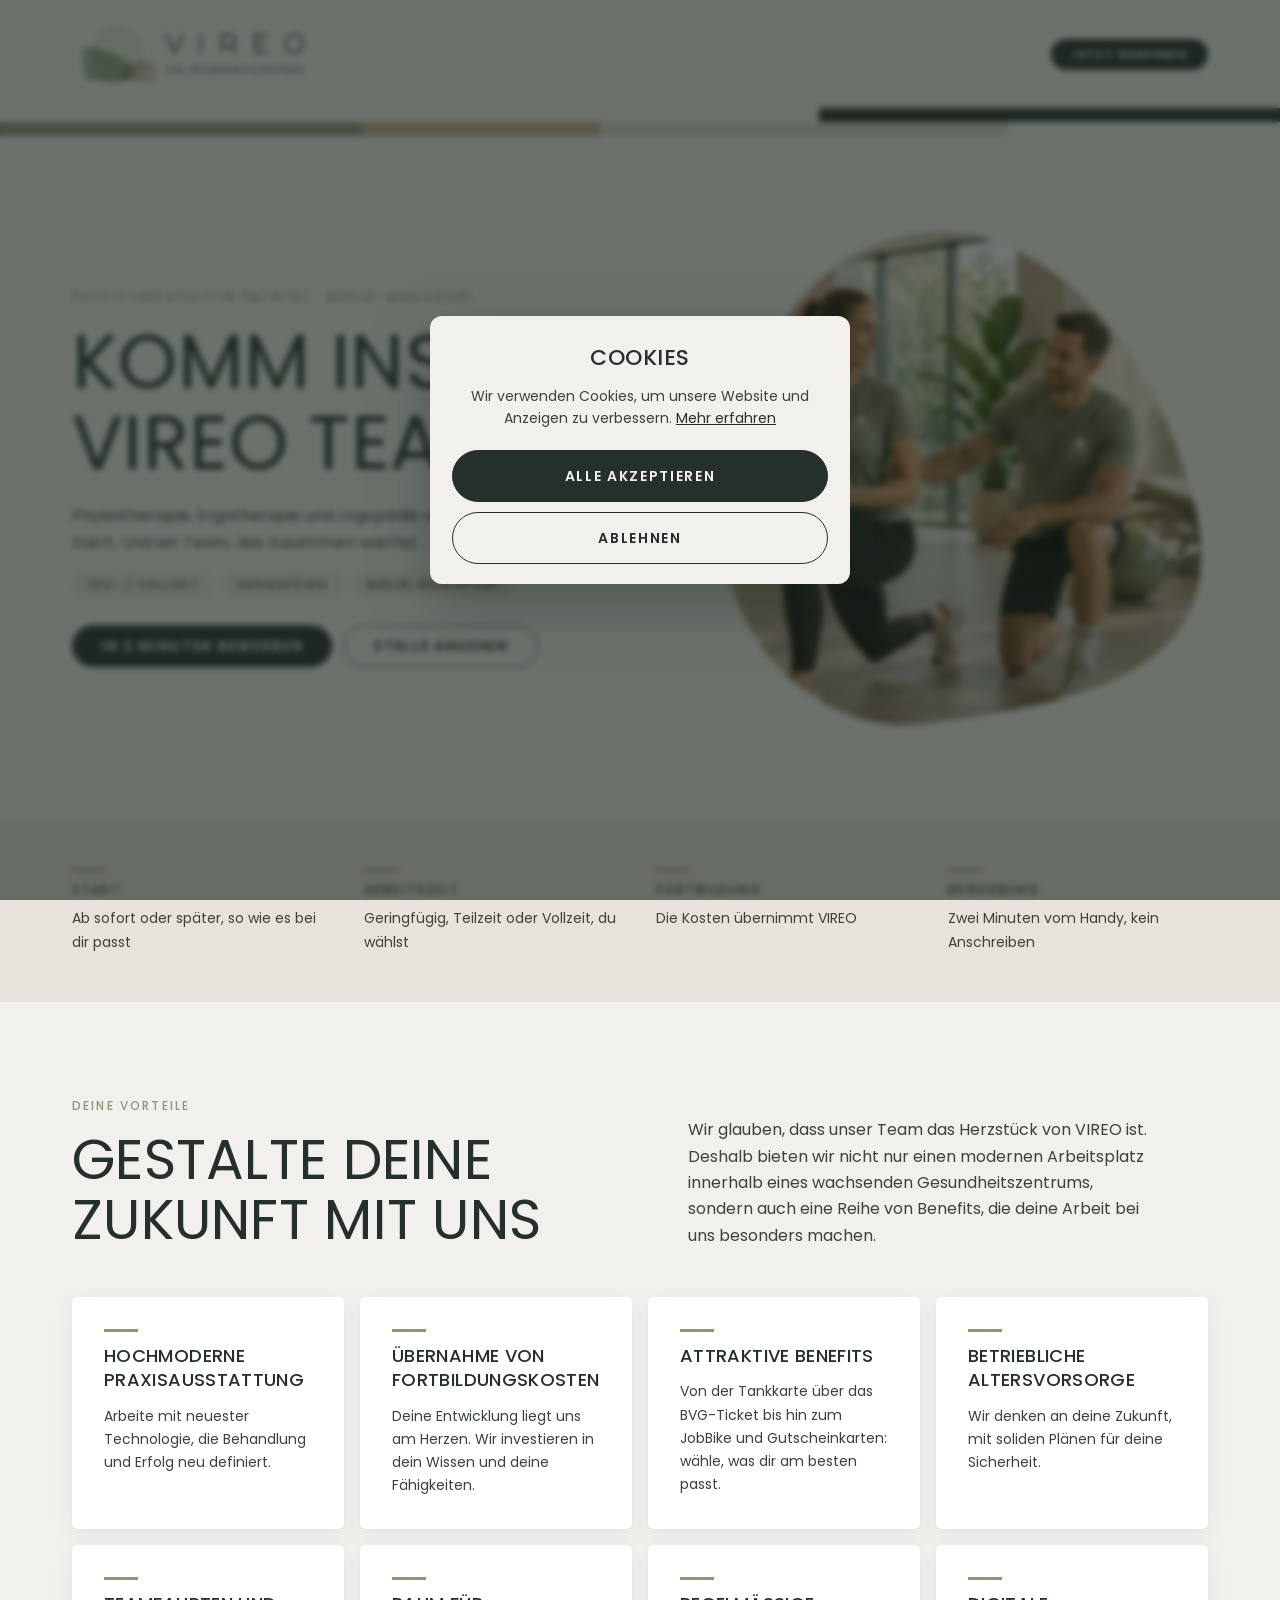
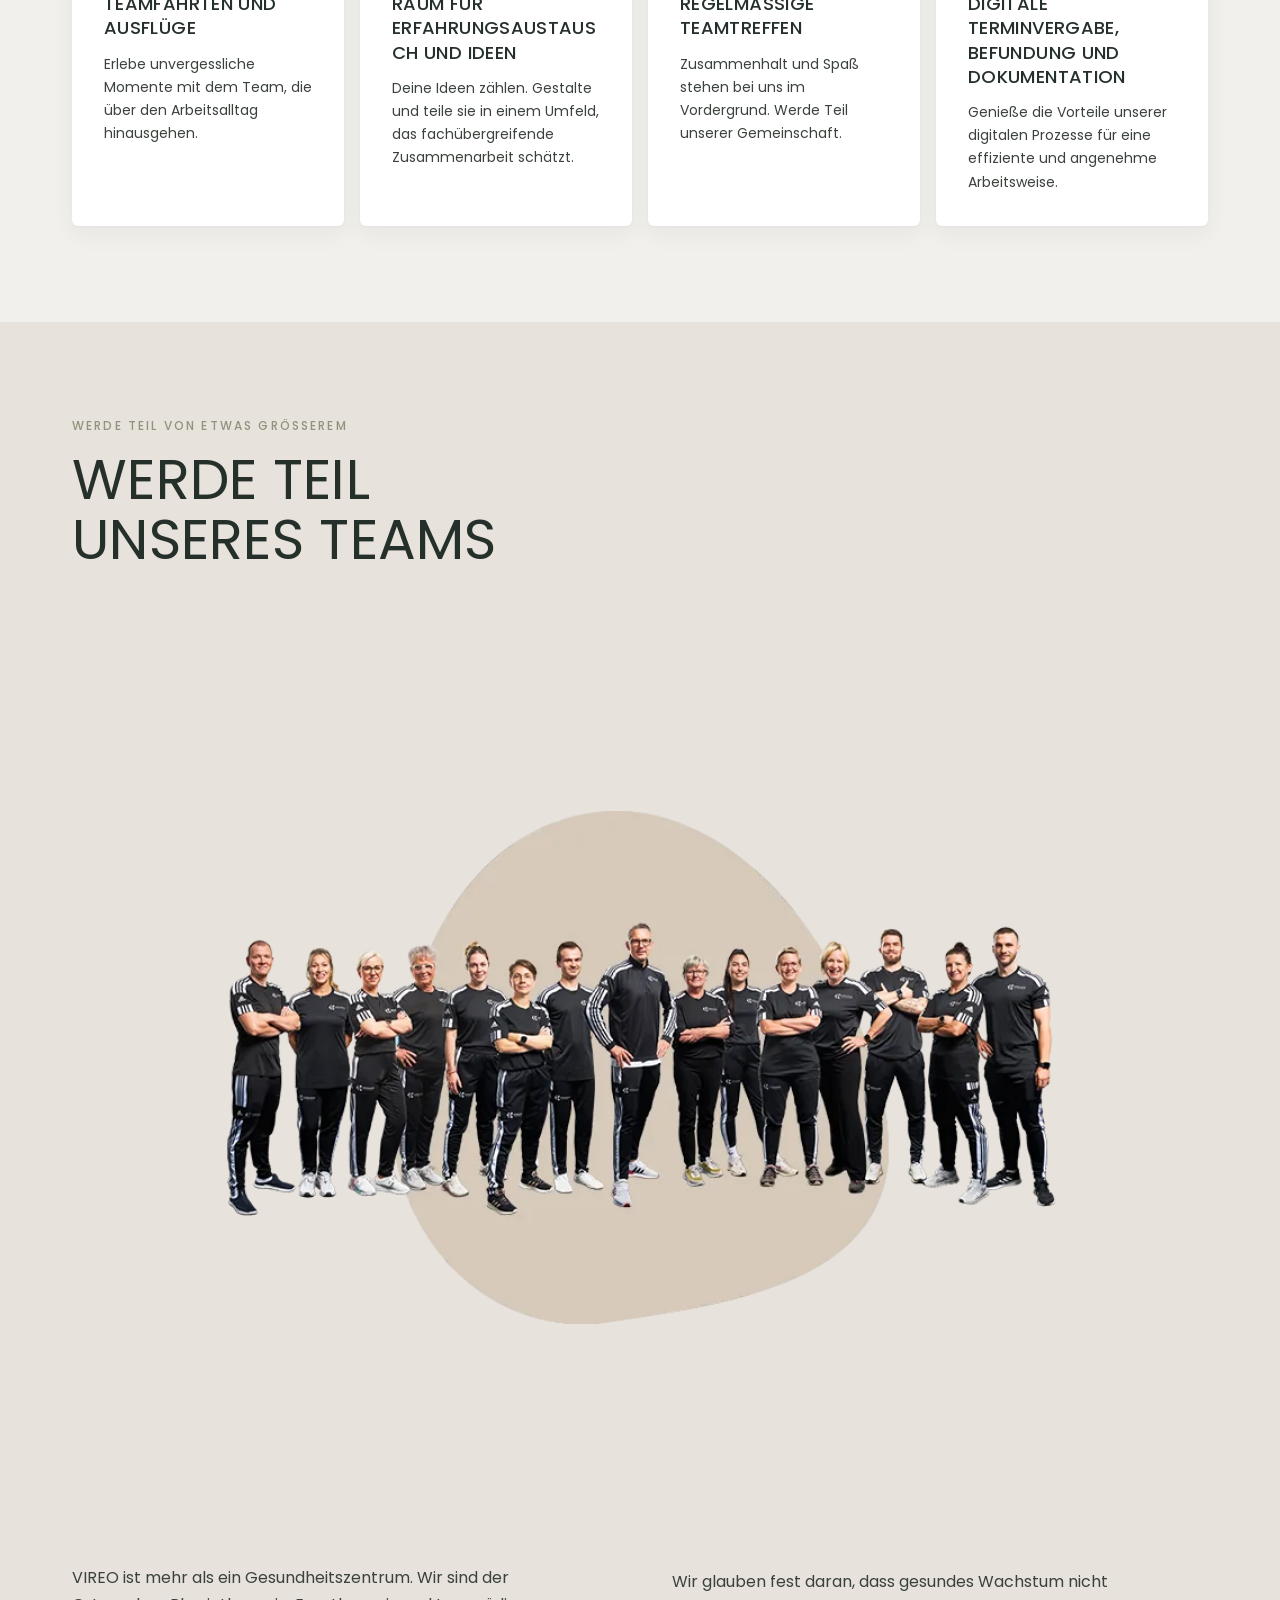
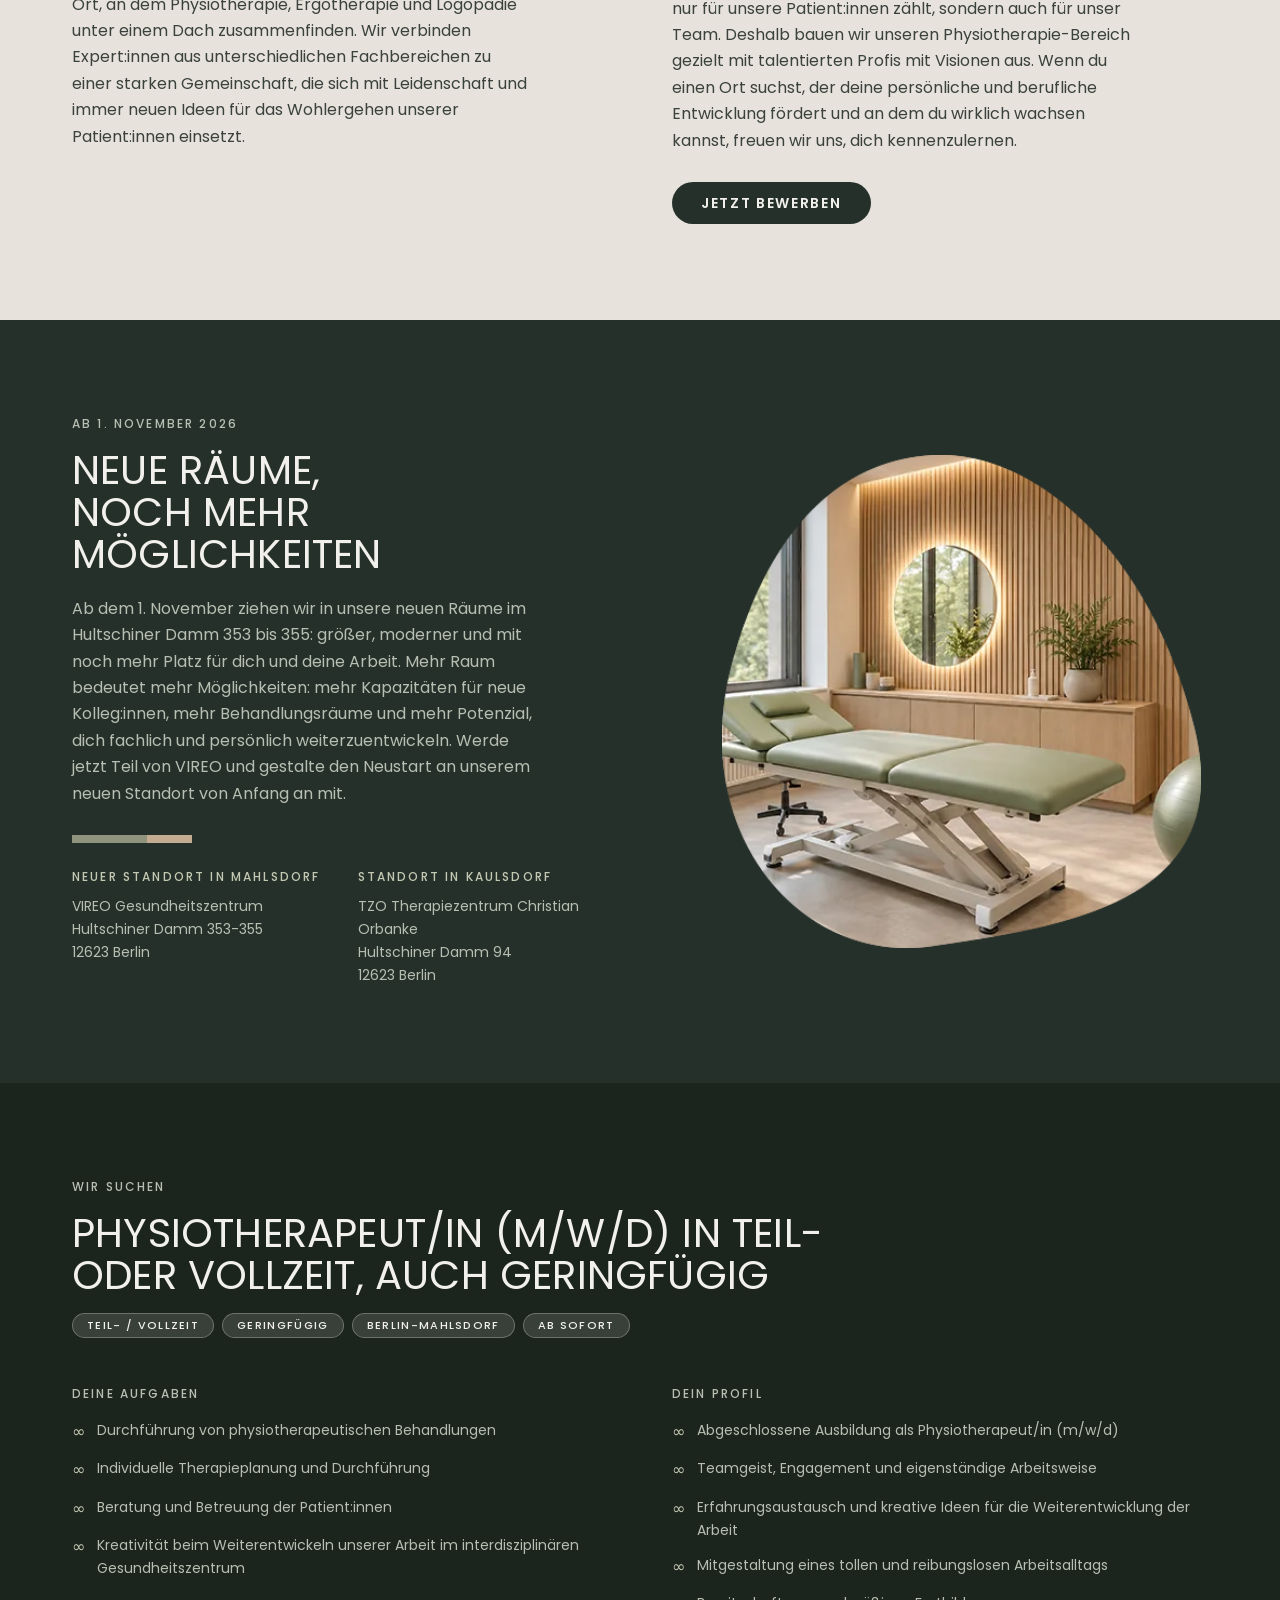
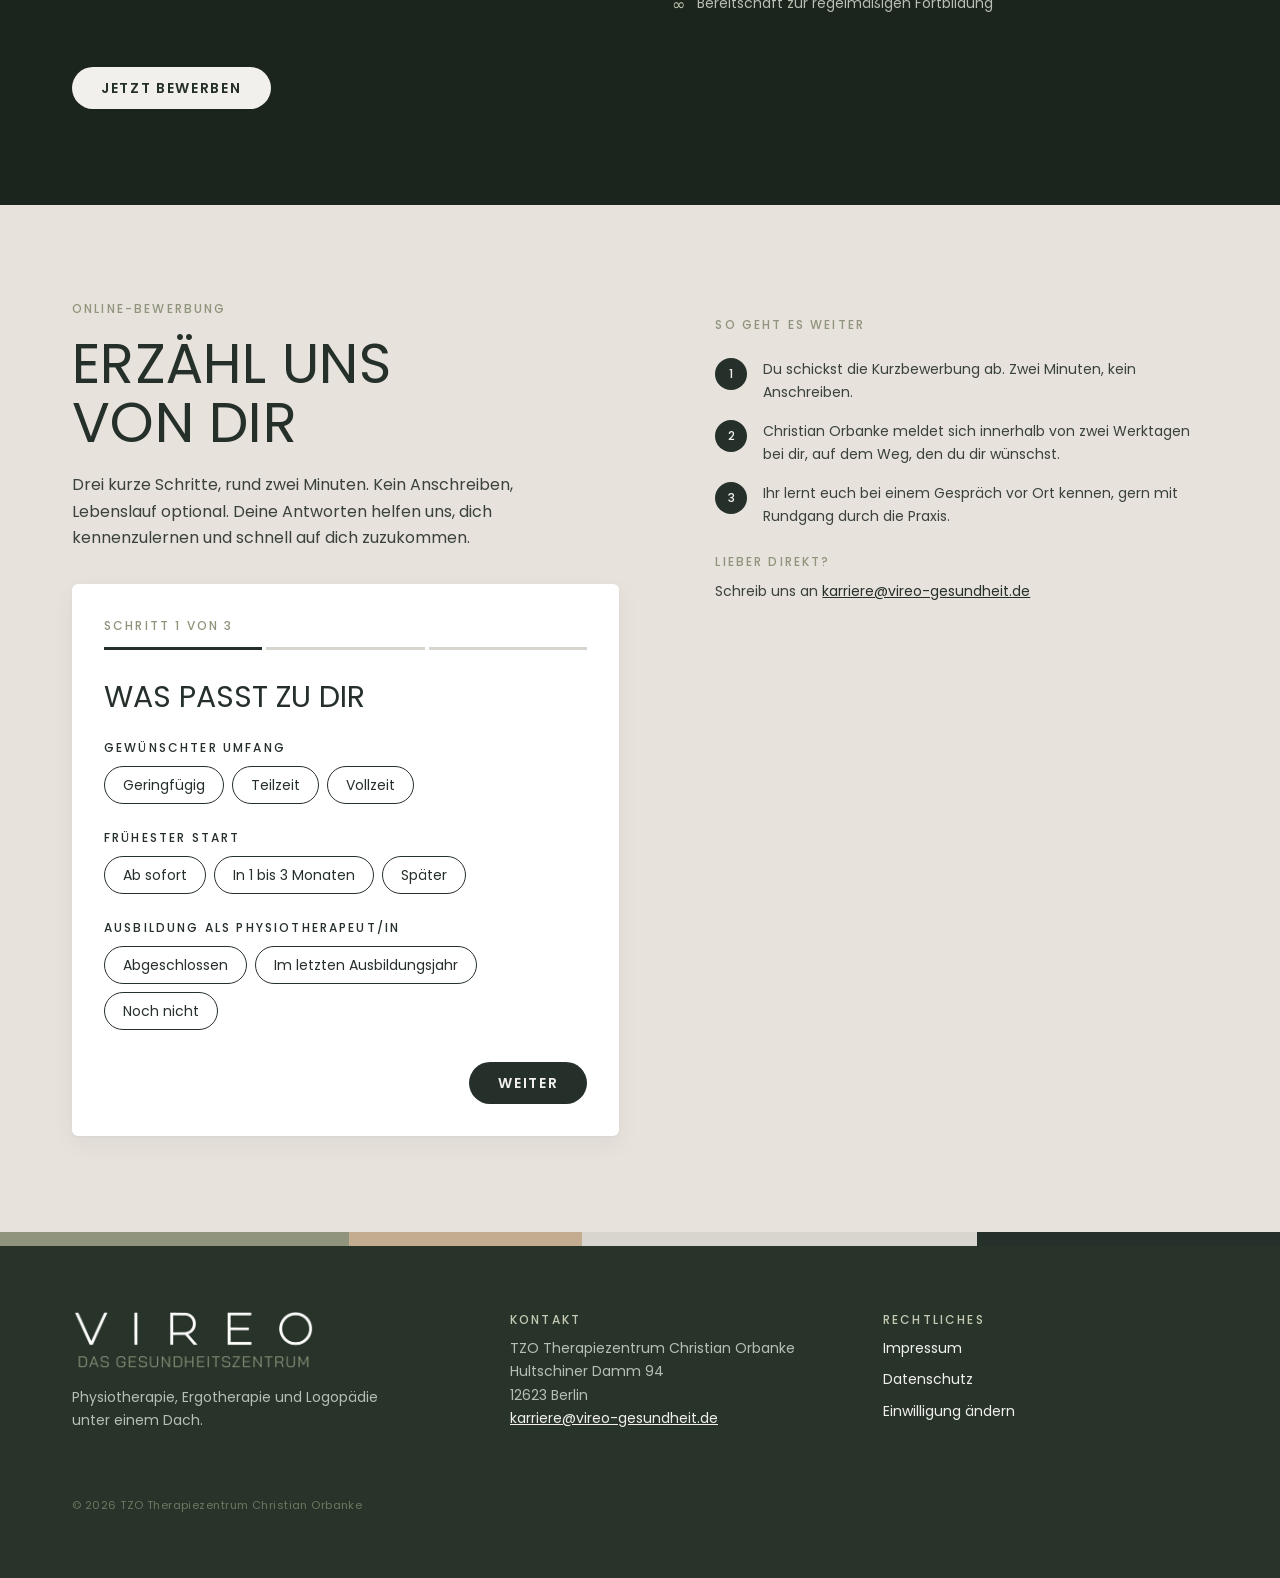
<file: index.html>
<!doctype html>
<html lang="de">
<head>
<meta charset="utf-8">
<meta name="viewport" content="width=device-width, initial-scale=1">
<title>Physiotherapeut/in (m/w/d) in Berlin-Mahlsdorf · Komm ins VIREO Team</title>
<meta name="description" content="VIREO sucht Physiotherapeut/in (m/w/d) in Berlin-Mahlsdorf, geringfügig, Teilzeit oder Vollzeit. Bewirb dich in 2 Minuten vom Handy, ohne Anschreiben.">
<meta name="robots" content="index,follow">
<meta name="theme-color" content="#E7E2DC">
<meta property="og:title" content="Komm ins VIREO Team · Physiotherapeut/in (m/w/d) in Berlin-Mahlsdorf">
<meta property="og:description" content="Geringfügig, Teilzeit oder Vollzeit. Bewirb dich in 2 Minuten vom Handy, ohne Anschreiben.">
<meta property="og:image" content="assets/og.jpg">
<meta property="og:type" content="website">
<link rel="icon" href="assets/favicon.png" type="image/png">
<link rel="stylesheet" href="tokens.css">
<link rel="stylesheet" href="styles.css">
<link rel="stylesheet" href="consent.css">
<script type="application/ld+json">
{"@context":"https://schema.org","@type":"JobPosting","title":"Physiotherapeut/in (m/w/d)","description":"Physiotherapeut/in (m/w/d) in Berlin-Mahlsdorf, geringfügig, Teilzeit oder Vollzeit. Durchführung physiotherapeutischer Behandlungen, individuelle Therapieplanung, Beratung und Betreuung der Patient:innen.","datePosted":"2026-09-09","employmentType":["FULL_TIME","PART_TIME"],"hiringOrganization":{"@type":"Organization","name":"VIREO, Therapiezentrum Christian Orbanke","sameAs":"https://vireo-gesundheit.de"},"jobLocation":{"@type":"Place","address":{"@type":"PostalAddress","streetAddress":"Hultschiner Damm 353-355","addressLocality":"Berlin","postalCode":"12623","addressCountry":"DE"}}}
</script>
</head>
<body>

<header class="site-header">
  <div class="container">
    <a class="logo" href="#top" aria-label="VIREO, das Gesundheitszentrum"><img src="assets/logo-quer.png" alt="VIREO, das Gesundheitszentrum" width="454" height="120"></a>
    <a class="btn btn--sm" href="#bewerbung">Jetzt bewerben</a>
  </div>
  <div class="band-stacked" aria-hidden="true">
    <div class="band band--top"><span></span><span></span></div>
    <div class="band band--header"><span></span><span></span><span></span><span></span></div>
  </div>
</header>

<main id="top">

<!-- Hero -->
<section class="section">
  <div class="container split">
    <div class="heading reveal">
      <p class="eyebrow">Physiotherapeut/in (m/w/d) · Berlin-Mahlsdorf</p>
      <h1 class="display display--xl">Komm ins<br>VIREO&nbsp;Team</h1>
      <p class="lead">Physiotherapie, Ergotherapie und Logopädie unter einem Dach. Und ein Team, das zusammen wächst.</p>
      <div class="badges" aria-label="Eckdaten der Stelle">
        <span class="badge">Teil- / Vollzeit</span>
        <span class="badge">Geringfügig</span>
        <span class="badge">Berlin-Mahlsdorf</span>
      </div>
      <div class="actions">
        <a class="btn" href="#bewerbung">In 2 Minuten bewerben</a>
        <a class="btn btn--secondary" href="#stelle">Stelle ansehen</a>
      </div>
    </div>
    <div class="split__media reveal">
      <div class="blob blob--plain"><img src="assets/training.webp" alt="Zwei Physiotherapeut:innen im VIREO Shirt trainieren gemeinsam mit einem Medizinball im hellen Behandlungsraum." width="443" height="456" fetchpriority="high"></div>
    </div>
  </div>
</section>

<!-- Kurzfakten -->
<section class="section section--sand" style="padding-top:var(--space-7);padding-bottom:var(--space-7)">
  <div class="container facts reveal">
    <div class="fact"><span class="fact__label">Start</span><span class="fact__value">Ab sofort oder später, so wie es bei dir passt</span></div>
    <div class="fact"><span class="fact__label">Arbeitszeit</span><span class="fact__value">Geringfügig, Teilzeit oder Vollzeit, du wählst</span></div>
    <div class="fact"><span class="fact__label">Fortbildung</span><span class="fact__value">Die Kosten übernimmt VIREO</span></div>
    <div class="fact"><span class="fact__label">Bewerbung</span><span class="fact__value">Zwei Minuten vom Handy, kein Anschreiben</span></div>
  </div>
</section>

<!-- Benefits -->
<section class="section">
  <div class="container">
    <div class="benefits-head reveal">
      <div class="heading">
        <p class="eyebrow">Deine Vorteile</p>
        <h2 class="display display--l">Gestalte deine<br>Zukunft mit uns</h2>
      </div>
      <div class="heading">
        <p class="lead">Wir glauben, dass unser Team das Herzstück von VIREO ist. Deshalb bieten wir nicht nur einen modernen Arbeitsplatz innerhalb eines wachsenden Gesundheitszentrums, sondern auch eine Reihe von Benefits, die deine Arbeit bei uns besonders machen.</p>
      </div>
    </div>
    <div class="cards reveal">
      <div class="card"><h3>Hochmoderne Praxisausstattung</h3><p>Arbeite mit neuester Technologie, die Behandlung und Erfolg neu definiert.</p></div>
      <div class="card"><h3>Übernahme von Fortbildungskosten</h3><p>Deine Entwicklung liegt uns am Herzen. Wir investieren in dein Wissen und deine Fähigkeiten.</p></div>
      <div class="card"><h3>Attraktive Benefits</h3><p>Von der Tankkarte über das BVG-Ticket bis hin zum JobBike und Gutscheinkarten: wähle, was dir am besten passt.</p></div>
      <div class="card"><h3>Betriebliche Altersvorsorge</h3><p>Wir denken an deine Zukunft, mit soliden Plänen für deine Sicherheit.</p></div>
      <div class="card"><h3>Teamfahrten und Ausflüge</h3><p>Erlebe unvergessliche Momente mit dem Team, die über den Arbeitsalltag hinausgehen.</p></div>
      <div class="card"><h3>Raum für Erfahrungsaustausch und Ideen</h3><p>Deine Ideen zählen. Gestalte und teile sie in einem Umfeld, das fachübergreifende Zusammenarbeit schätzt.</p></div>
      <div class="card"><h3>Regelmäßige Teamtreffen</h3><p>Zusammenhalt und Spaß stehen bei uns im Vordergrund. Werde Teil unserer Gemeinschaft.</p></div>
      <div class="card"><h3>Digitale Terminvergabe, Befundung und Dokumentation</h3><p>Genieße die Vorteile unserer digitalen Prozesse für eine effiziente und angenehme Arbeitsweise.</p></div>
    </div>
  </div>
</section>

<!-- Team -->
<section class="section section--sand">
  <div class="container">
    <div class="heading reveal" style="margin-bottom:var(--space-7)">
      <p class="eyebrow">Werde Teil von etwas Größerem</p>
      <h2 class="display display--l">Werde Teil<br>unseres Teams</h2>
    </div>
    <div class="blob blob--plain reveal" style="max-width:900px;margin:0 auto var(--space-7)"><img src="assets/team.webp" alt="Das Team des Therapiezentrums Orbanke, fünfzehn Kolleg:innen in schwarzen Trainingsshirts, vor einer sandfarbenen Fläche." width="800" height="456" loading="lazy"></div>
    <div class="two-col reveal">
      <p class="lead">VIREO ist mehr als ein Gesundheitszentrum. Wir sind der Ort, an dem Physiotherapie, Ergotherapie und Logopädie unter einem Dach zusammenfinden. Wir verbinden Expert:innen aus unterschiedlichen Fachbereichen zu einer starken Gemeinschaft, die sich mit Leidenschaft und immer neuen Ideen für das Wohlergehen unserer Patient:innen einsetzt.</p>
      <div class="heading">
        <p class="lead">Wir glauben fest daran, dass gesundes Wachstum nicht nur für unsere Patient:innen zählt, sondern auch für unser Team. Deshalb bauen wir unseren Physiotherapie-Bereich gezielt mit talentierten Profis mit Visionen aus. Wenn du einen Ort suchst, der deine persönliche und berufliche Entwicklung fördert und an dem du wirklich wachsen kannst, freuen wir uns, dich kennenzulernen.</p>
        <div class="actions"><a class="btn" href="#bewerbung">Jetzt bewerben</a></div>
      </div>
    </div>
  </div>
</section>

<!-- Umzug -->
<section class="section section--forest">
  <div class="container split">
    <div class="heading reveal">
      <p class="eyebrow eyebrow--paper">Ab 1. November 2026</p>
      <h2 class="display display--m display--paper">Neue Räume,<br>noch mehr Möglichkeiten</h2>
      <p class="lead lead--paper">Ab dem 1. November ziehen wir in unsere neuen Räume im Hultschiner Damm 353 bis 355: größer, moderner und mit noch mehr Platz für dich und deine Arbeit. Mehr Raum bedeutet mehr Möglichkeiten: mehr Kapazitäten für neue Kolleg:innen, mehr Behandlungsräume und mehr Potenzial, dich fachlich und persönlich weiterzuentwickeln. Werde jetzt Teil von VIREO und gestalte den Neustart an unserem neuen Standort von Anfang an mit.</p>
      <div class="band band--short band--thin" style="width:180px;margin-top:var(--space-3)" aria-hidden="true"><span></span><span></span><span></span></div>
      <div class="two-col" style="gap:var(--space-5);margin-top:var(--space-2)">
        <div class="info info--paper"><span class="info__label">Neuer Standort in Mahlsdorf</span><div class="info__lines">VIREO Gesundheitszentrum<br>Hultschiner Damm 353-355<br>12623 Berlin</div></div>
        <div class="info info--paper"><span class="info__label">Standort in Kaulsdorf</span><div class="info__lines">TZO Therapiezentrum Christian Orbanke<br>Hultschiner Damm 94<br>12623 Berlin</div></div>
      </div>
    </div>
    <div class="split__media reveal">
      <div class="blob blob--plain"><img src="assets/raum.webp" alt="Heller Behandlungsraum mit salbeigrüner Liege, Holzlattenwand und rundem Spiegel." width="443" height="456" loading="lazy"></div>
    </div>
  </div>
</section>

<!-- Stelle -->
<section class="section section--deep" id="stelle">
  <div class="container">
    <div class="heading reveal" style="max-width:820px">
      <p class="eyebrow eyebrow--paper">Wir suchen</p>
      <h2 class="display display--m display--paper">Physiotherapeut/in (m/w/d) in Teil- oder Vollzeit, auch geringfügig</h2>
      <div class="badges">
        <span class="badge badge--inverse">Teil- / Vollzeit</span>
        <span class="badge badge--inverse">Geringfügig</span>
        <span class="badge badge--inverse">Berlin-Mahlsdorf</span>
        <span class="badge badge--inverse">Ab sofort</span>
      </div>
    </div>
    <div class="two-col reveal" style="margin-top:var(--space-7)">
      <div>
        <p class="eyebrow eyebrow--paper" style="margin-bottom:var(--space-4)">Deine Aufgaben</p>
        <ul class="bullets">
          <li>Durchführung von physiotherapeutischen Behandlungen</li>
          <li>Individuelle Therapieplanung und Durchführung</li>
          <li>Beratung und Betreuung der Patient:innen</li>
          <li>Kreativität beim Weiterentwickeln unserer Arbeit im interdisziplinären Gesundheitszentrum</li>
        </ul>
      </div>
      <div>
        <p class="eyebrow eyebrow--paper" style="margin-bottom:var(--space-4)">Dein Profil</p>
        <ul class="bullets">
          <li>Abgeschlossene Ausbildung als Physiotherapeut/in (m/w/d)</li>
          <li>Teamgeist, Engagement und eigenständige Arbeitsweise</li>
          <li>Erfahrungsaustausch und kreative Ideen für die Weiterentwicklung der Arbeit</li>
          <li>Mitgestaltung eines tollen und reibungslosen Arbeitsalltags</li>
          <li>Bereitschaft zur regelmäßigen Fortbildung</li>
        </ul>
      </div>
    </div>
    <div class="actions reveal" style="margin-top:var(--space-7)"><a class="btn btn--inverse" href="#bewerbung">Jetzt bewerben</a></div>
  </div>
</section>

<!-- Bewerbung -->
<section class="section section--sand" id="bewerbung">
  <div class="container split" style="align-items:start">
    <div>
      <div class="heading reveal">
        <p class="eyebrow">Online-Bewerbung</p>
        <h2 class="display display--l">Erzähl uns<br>von dir</h2>
        <p class="lead">Drei kurze Schritte, rund zwei Minuten. Kein Anschreiben, Lebenslauf optional. Deine Antworten helfen uns, dich kennenzulernen und schnell auf dich zuzukommen.</p>
      </div>

      <form class="form-card reveal" id="form" novalidate>
        <div class="steps" id="steps">
          <span class="steps__label" id="stepsLabel">Schritt 1 von 3</span>
          <div class="steps__bar"><span class="is-done"></span><span></span><span></span></div>
        </div>

        <!-- Schritt 1 -->
        <div class="panel is-active" data-step="1">
          <h3 class="panel__title">Was passt zu dir</h3>
          <div class="field" data-field="umfang">
            <span class="field__label">Gewünschter Umfang</span>
            <div class="chips" role="radiogroup" aria-label="Gewünschter Umfang">
              <label class="chip"><input type="radio" name="umfang" value="geringfuegig"><span>Geringfügig</span></label>
              <label class="chip"><input type="radio" name="umfang" value="teilzeit"><span>Teilzeit</span></label>
              <label class="chip"><input type="radio" name="umfang" value="vollzeit"><span>Vollzeit</span></label>
            </div>
            <span class="field__error">Bitte wähle einen Umfang.</span>
          </div>
          <div class="field" data-field="start">
            <span class="field__label">Frühester Start</span>
            <div class="chips" role="radiogroup" aria-label="Frühester Start">
              <label class="chip"><input type="radio" name="start" value="sofort"><span>Ab sofort</span></label>
              <label class="chip"><input type="radio" name="start" value="bald"><span>In 1 bis 3 Monaten</span></label>
              <label class="chip"><input type="radio" name="start" value="spaeter"><span>Später</span></label>
            </div>
            <span class="field__error">Bitte wähle einen Zeitpunkt.</span>
          </div>
          <div class="field" data-field="ausbildung">
            <span class="field__label">Ausbildung als Physiotherapeut/in</span>
            <div class="chips" role="radiogroup" aria-label="Ausbildung">
              <label class="chip"><input type="radio" name="ausbildung" value="ja"><span>Abgeschlossen</span></label>
              <label class="chip"><input type="radio" name="ausbildung" value="letztes_jahr"><span>Im letzten Ausbildungsjahr</span></label>
              <label class="chip"><input type="radio" name="ausbildung" value="nein"><span>Noch nicht</span></label>
            </div>
            <span class="field__error">Bitte wähle eine Antwort.</span>
          </div>
          <div class="nav"><span></span><button type="button" class="btn" data-next>Weiter</button></div>
        </div>

        <!-- Schritt 2 -->
        <div class="panel" data-step="2">
          <h3 class="panel__title">Was du mitbringst</h3>
          <div class="field" data-field="erfahrung">
            <span class="field__label">Berufserfahrung</span>
            <div class="chips" role="radiogroup" aria-label="Berufserfahrung">
              <label class="chip"><input type="radio" name="erfahrung" value="einstieg"><span>Berufseinstieg</span></label>
              <label class="chip"><input type="radio" name="erfahrung" value="bis3"><span>Bis 3 Jahre</span></label>
              <label class="chip"><input type="radio" name="erfahrung" value="ueber3"><span>Über 3 Jahre</span></label>
            </div>
            <span class="field__error">Bitte wähle eine Antwort.</span>
          </div>
          <div class="field">
            <span class="field__label">Zusatzqualifikationen</span>
            <span class="field__hint">Optional, mehrere möglich</span>
            <div class="chips" aria-label="Zusatzqualifikationen">
              <label class="chip"><input type="checkbox" name="zusatz" value="Manuelle Therapie"><span>Manuelle Therapie</span></label>
              <label class="chip"><input type="checkbox" name="zusatz" value="Manuelle Lymphdrainage"><span>Lymphdrainage</span></label>
              <label class="chip"><input type="checkbox" name="zusatz" value="KGG"><span>KGG</span></label>
              <label class="chip"><input type="checkbox" name="zusatz" value="Bobath"><span>Bobath</span></label>
              <label class="chip"><input type="checkbox" name="zusatz" value="CMD"><span>CMD</span></label>
            </div>
          </div>
          <label class="field">
            <span class="field__label">Ein Satz über dich</span>
            <span class="field__hint">Optional. Was zeichnet dich fachlich und menschlich aus?</span>
            <textarea name="nachricht" rows="3" maxlength="600" placeholder="Deine Antwort"></textarea>
          </label>
          <div class="nav"><button type="button" class="btn btn--ghost" data-prev>Zurück</button><button type="button" class="btn" data-next>Weiter</button></div>
        </div>

        <!-- Schritt 3 -->
        <div class="panel" data-step="3">
          <h3 class="panel__title">Wie wir dich erreichen</h3>
          <div class="grid-2">
            <label class="field" data-field="vorname"><span class="field__label">Vorname</span><input type="text" name="vorname" autocomplete="given-name" placeholder="Dein Vorname" required><span class="field__error">Bitte gib deinen Vornamen an.</span></label>
            <label class="field" data-field="nachname"><span class="field__label">Nachname</span><input type="text" name="nachname" autocomplete="family-name" placeholder="Dein Nachname" required><span class="field__error">Bitte gib deinen Nachnamen an.</span></label>
            <label class="field" data-field="telefon"><span class="field__label">Telefon</span><input type="tel" name="telefon" autocomplete="tel" inputmode="tel" placeholder="0170 1234567" required><span class="field__error">Bitte gib eine Telefonnummer an.</span></label>
            <label class="field" data-field="email"><span class="field__label">E-Mail</span><input type="email" name="email" autocomplete="email" inputmode="email" placeholder="du@beispiel.de" required><span class="field__error">Bitte gib eine gültige E-Mail-Adresse an.</span></label>
          </div>
          <div class="field" data-field="kontaktweg">
            <span class="field__label">Wie sollen wir dich kontaktieren?</span>
            <div class="chips" role="radiogroup" aria-label="Kontaktweg">
              <label class="chip"><input type="radio" name="kontaktweg" value="anruf"><span>Anruf</span></label>
              <label class="chip"><input type="radio" name="kontaktweg" value="whatsapp"><span>WhatsApp</span></label>
              <label class="chip"><input type="radio" name="kontaktweg" value="email"><span>E-Mail</span></label>
            </div>
            <span class="field__error">Bitte wähle einen Kontaktweg.</span>
          </div>
          <div class="field" data-field="lebenslauf">
            <span class="field__label">Lebenslauf</span>
            <span class="field__hint">Optional. PDF, Word oder Foto, bis 8 MB</span>
            <label class="file" id="fileLabel"><span id="fileText">Datei auswählen</span><b>Durchsuchen</b><input type="file" name="lebenslauf" accept=".pdf,.doc,.docx,.jpg,.jpeg,.png,application/pdf,image/*"></label>
            <span class="field__error">Die Datei ist zu groß. Bitte maximal 8 MB.</span>
          </div>
          <label class="check" data-field="datenschutz"><input type="checkbox" name="datenschutz" value="1"><span>Ich habe die <a href="datenschutz.html" target="_blank" rel="noopener">Datenschutzhinweise</a> gelesen und bin einverstanden, dass VIREO meine Angaben zur Bearbeitung meiner Bewerbung verarbeitet.</span></label>
          <div class="hp" aria-hidden="true"><label>Website<input type="text" name="website" tabindex="-1" autocomplete="off"></label></div>
          <div class="form-error" id="formError">Das hat leider nicht geklappt. Bitte versuche es noch einmal oder schreib direkt an <a href="mailto:karriere@vireo-gesundheit.de">karriere@vireo-gesundheit.de</a>.</div>
          <div class="nav"><button type="button" class="btn btn--ghost" data-prev>Zurück</button><button type="submit" class="btn btn--lg" id="submitBtn">Bewerbung absenden</button></div>
        </div>

        <!-- Erfolg -->
        <div class="success" id="success" aria-live="polite">
          <div class="band band--short band--thin" style="width:120px" aria-hidden="true"><span></span><span></span><span></span></div>
          <h3 class="display display--s">Danke, deine<br>Bewerbung ist da</h3>
          <p class="lead" style="font-size:var(--fs-body-s)">Christian Orbanke meldet sich innerhalb von zwei Werktagen bei dir, auf dem Weg, den du dir gewünscht hast. Bei Fragen erreichst du uns jederzeit unter <a href="mailto:karriere@vireo-gesundheit.de">karriere@vireo-gesundheit.de</a>.</p>
        </div>
      </form>
    </div>

    <aside class="next-steps reveal" style="padding-top:var(--space-4)">
      <p class="eyebrow">So geht es weiter</p>
      <ol>
        <li>Du schickst die Kurzbewerbung ab. Zwei Minuten, kein Anschreiben.</li>
        <li>Christian Orbanke meldet sich innerhalb von zwei Werktagen bei dir, auf dem Weg, den du dir wünschst.</li>
        <li>Ihr lernt euch bei einem Gespräch vor Ort kennen, gern mit Rundgang durch die Praxis.</li>
      </ol>
      <div class="info"><span class="info__label">Lieber direkt?</span><div class="info__lines">Schreib uns an <a href="mailto:karriere@vireo-gesundheit.de">karriere@vireo-gesundheit.de</a></div></div>
    </aside>
  </div>
</section>

</main>

<footer class="site-footer">
  <div class="band band--full" aria-hidden="true"><span></span><span></span><span></span><span></span></div>
  <div class="container">
    <div class="stack" style="gap:var(--space-4);justify-content:flex-start">
      <a class="logo" href="#top"><img src="assets/logo-footer.png" alt="VIREO, das Gesundheitszentrum" width="1024" height="254" loading="lazy"></a>
      <p>Physiotherapie, Ergotherapie und Logopädie unter einem Dach.</p>
    </div>
    <div class="info info--paper"><span class="info__label">Kontakt</span><div class="info__lines">TZO Therapiezentrum Christian Orbanke<br>Hultschiner Damm 94<br>12623 Berlin<br><a href="mailto:karriere@vireo-gesundheit.de">karriere@vireo-gesundheit.de</a></div></div>
    <div class="legal"><span class="info__label" style="color:var(--green-200)">Rechtliches</span><a href="impressum.html">Impressum</a><a href="datenschutz.html">Datenschutz</a><a href="#" data-consent-reset>Einwilligung ändern</a></div>
    <div class="credit">© 2026 TZO Therapiezentrum Christian Orbanke</div>
  </div>
</footer>

<div class="sticky-cta" id="stickyCta"><a class="btn btn--full" href="#bewerbung">In 2 Minuten bewerben</a></div>

<div class="cmp" id="consent" role="dialog" aria-modal="true" aria-labelledby="cmpTitle" hidden>
  <div class="cmp__card">
    <h2 class="cmp__title" id="cmpTitle">Cookies</h2>
    <p class="cmp__text">Wir verwenden Cookies, um unsere Website und Anzeigen zu verbessern. <a href="datenschutz.html" target="_blank" rel="noopener">Mehr erfahren</a></p>
    <div class="cmp__btns">
      <button type="button" class="cmp__btn cmp__btn--yes" data-consent="yes">Alle akzeptieren</button>
      <button type="button" class="cmp__btn" data-consent="no">Ablehnen</button>
    </div>
  </div>
</div>

<script src="app.js" defer></script>
</body>
</html>
</file>
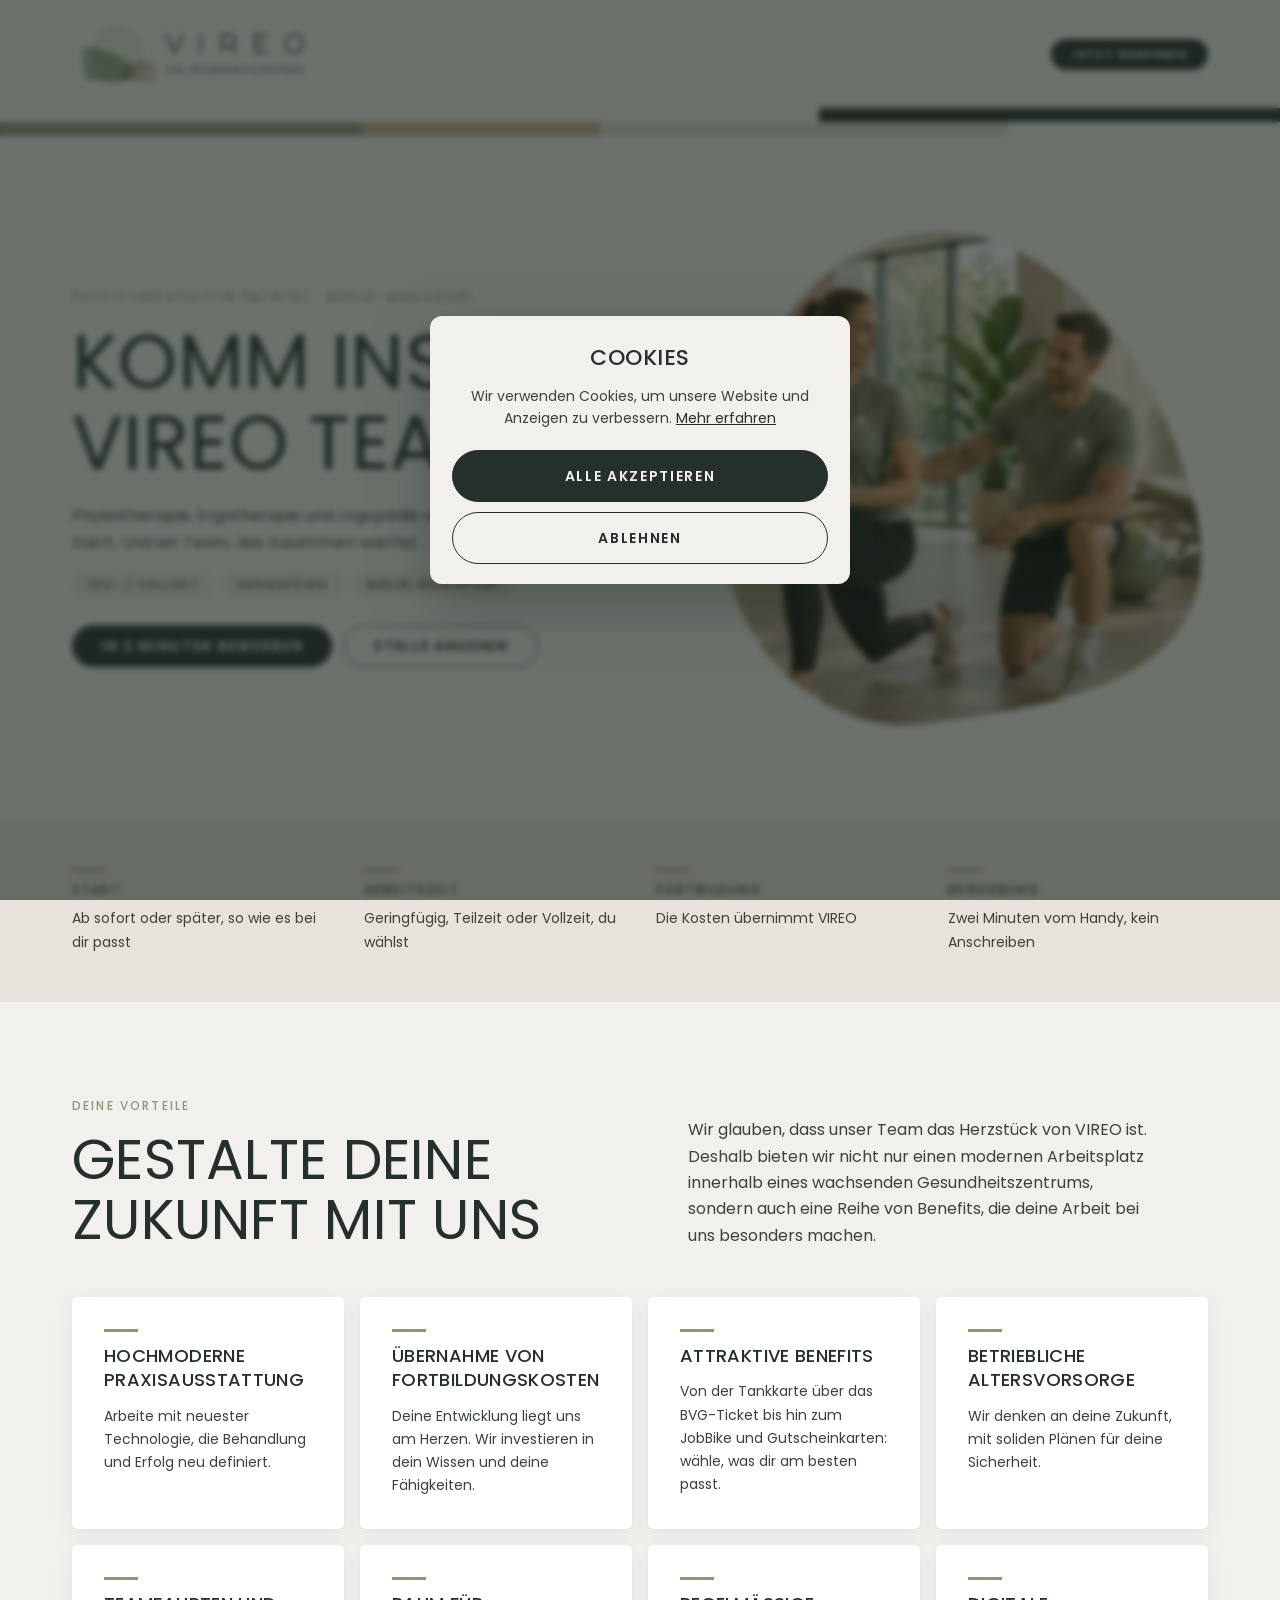
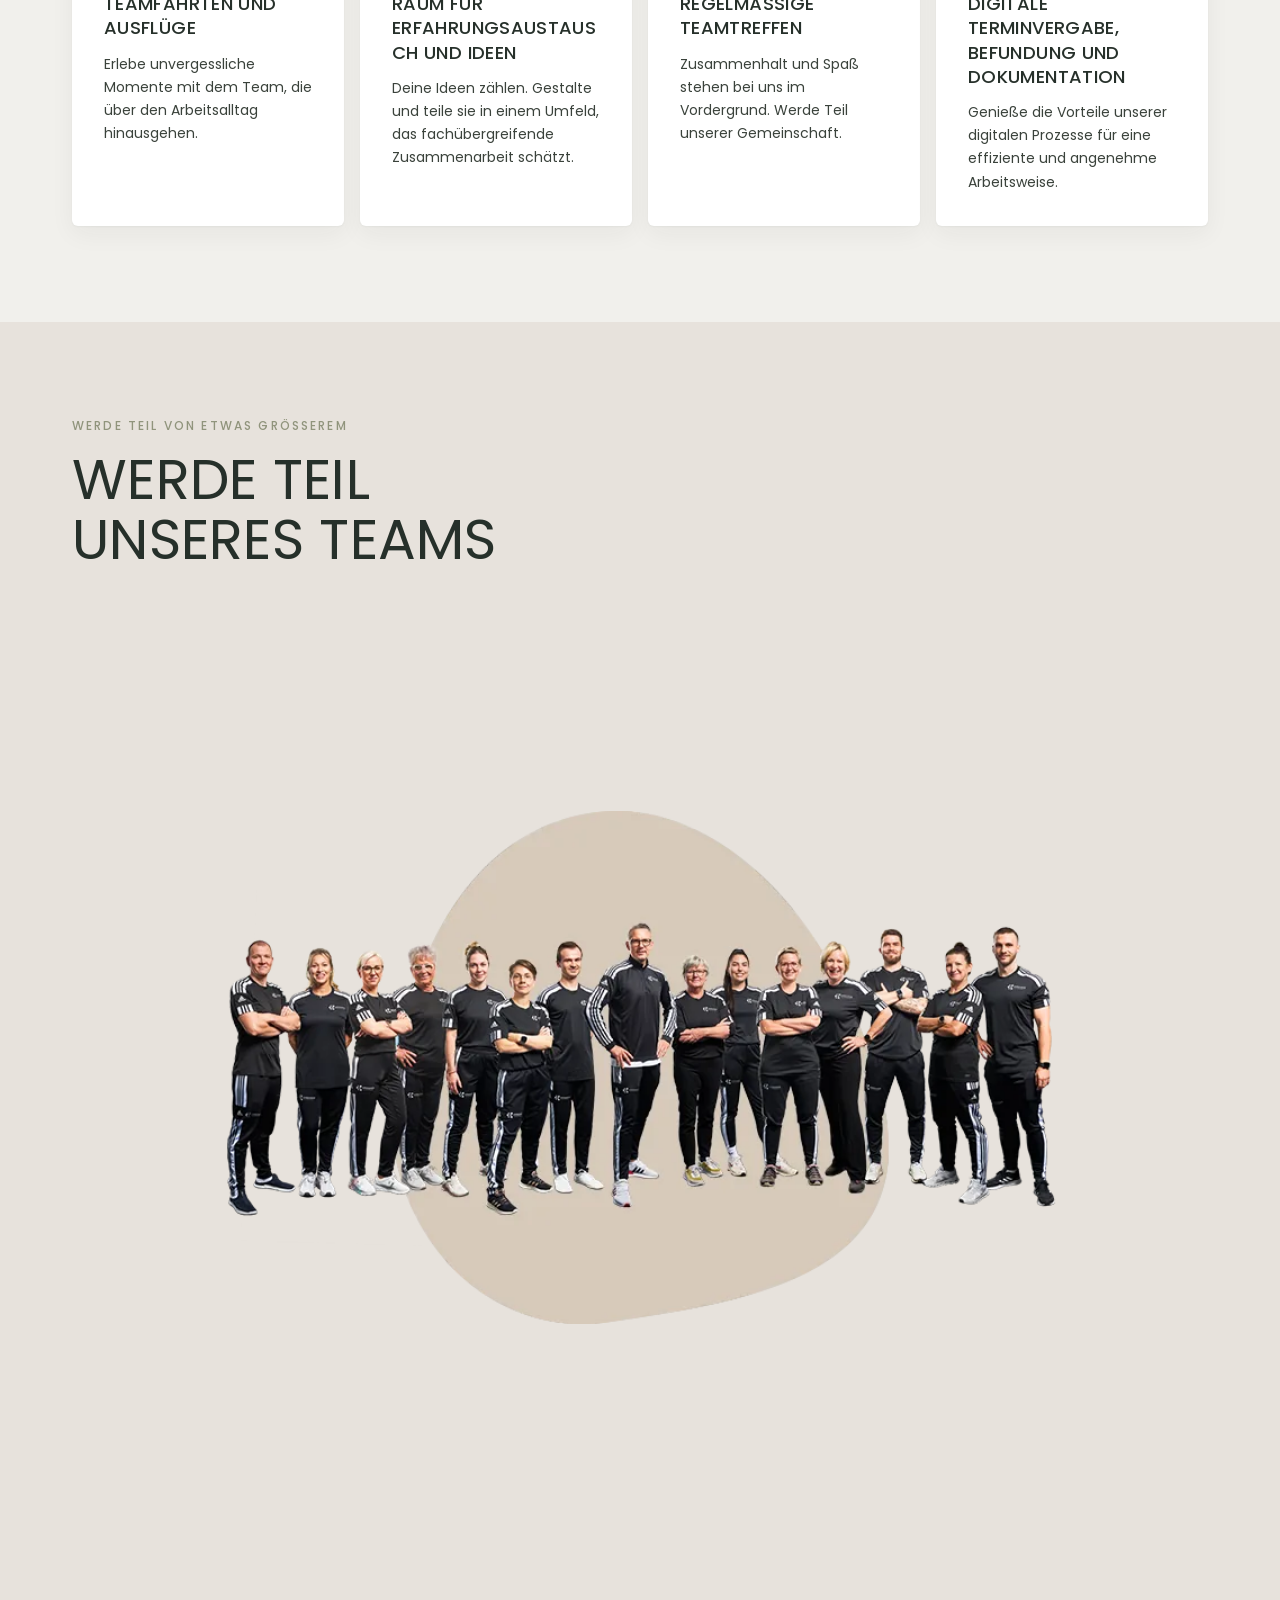
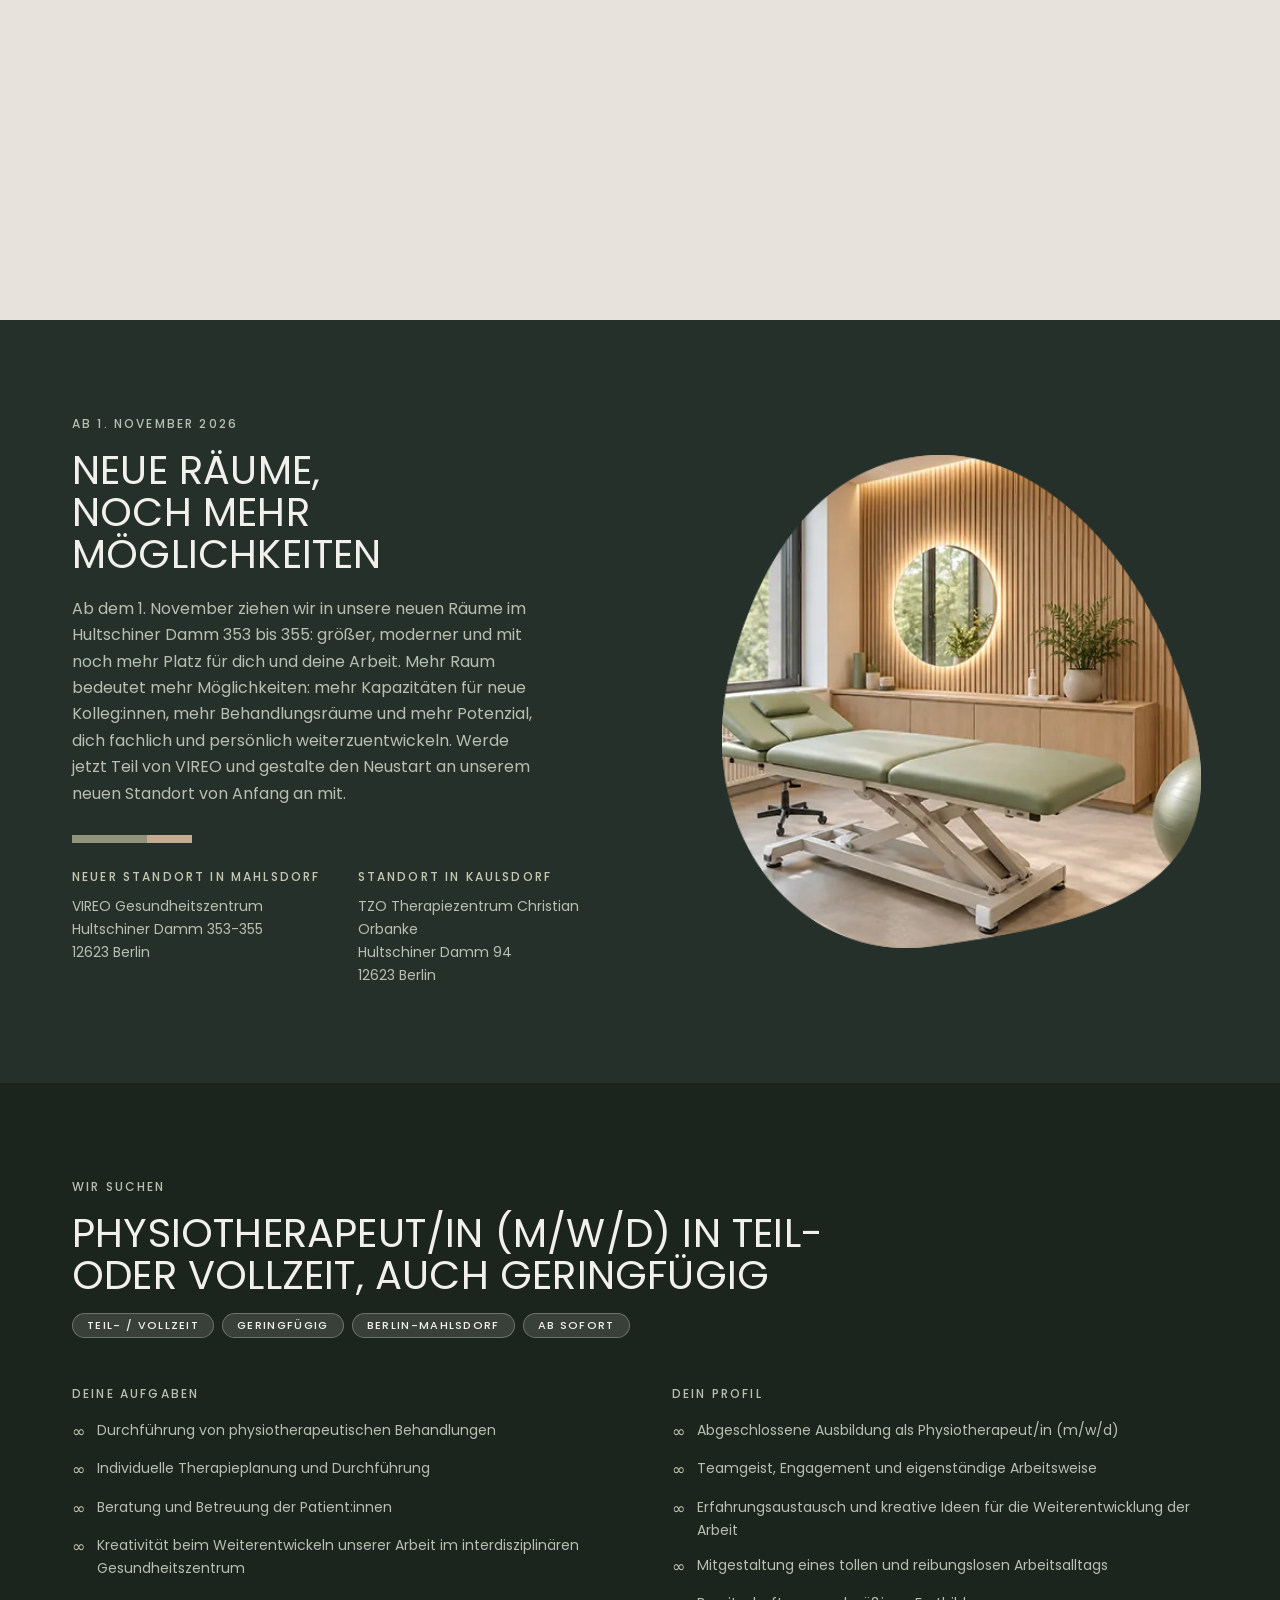
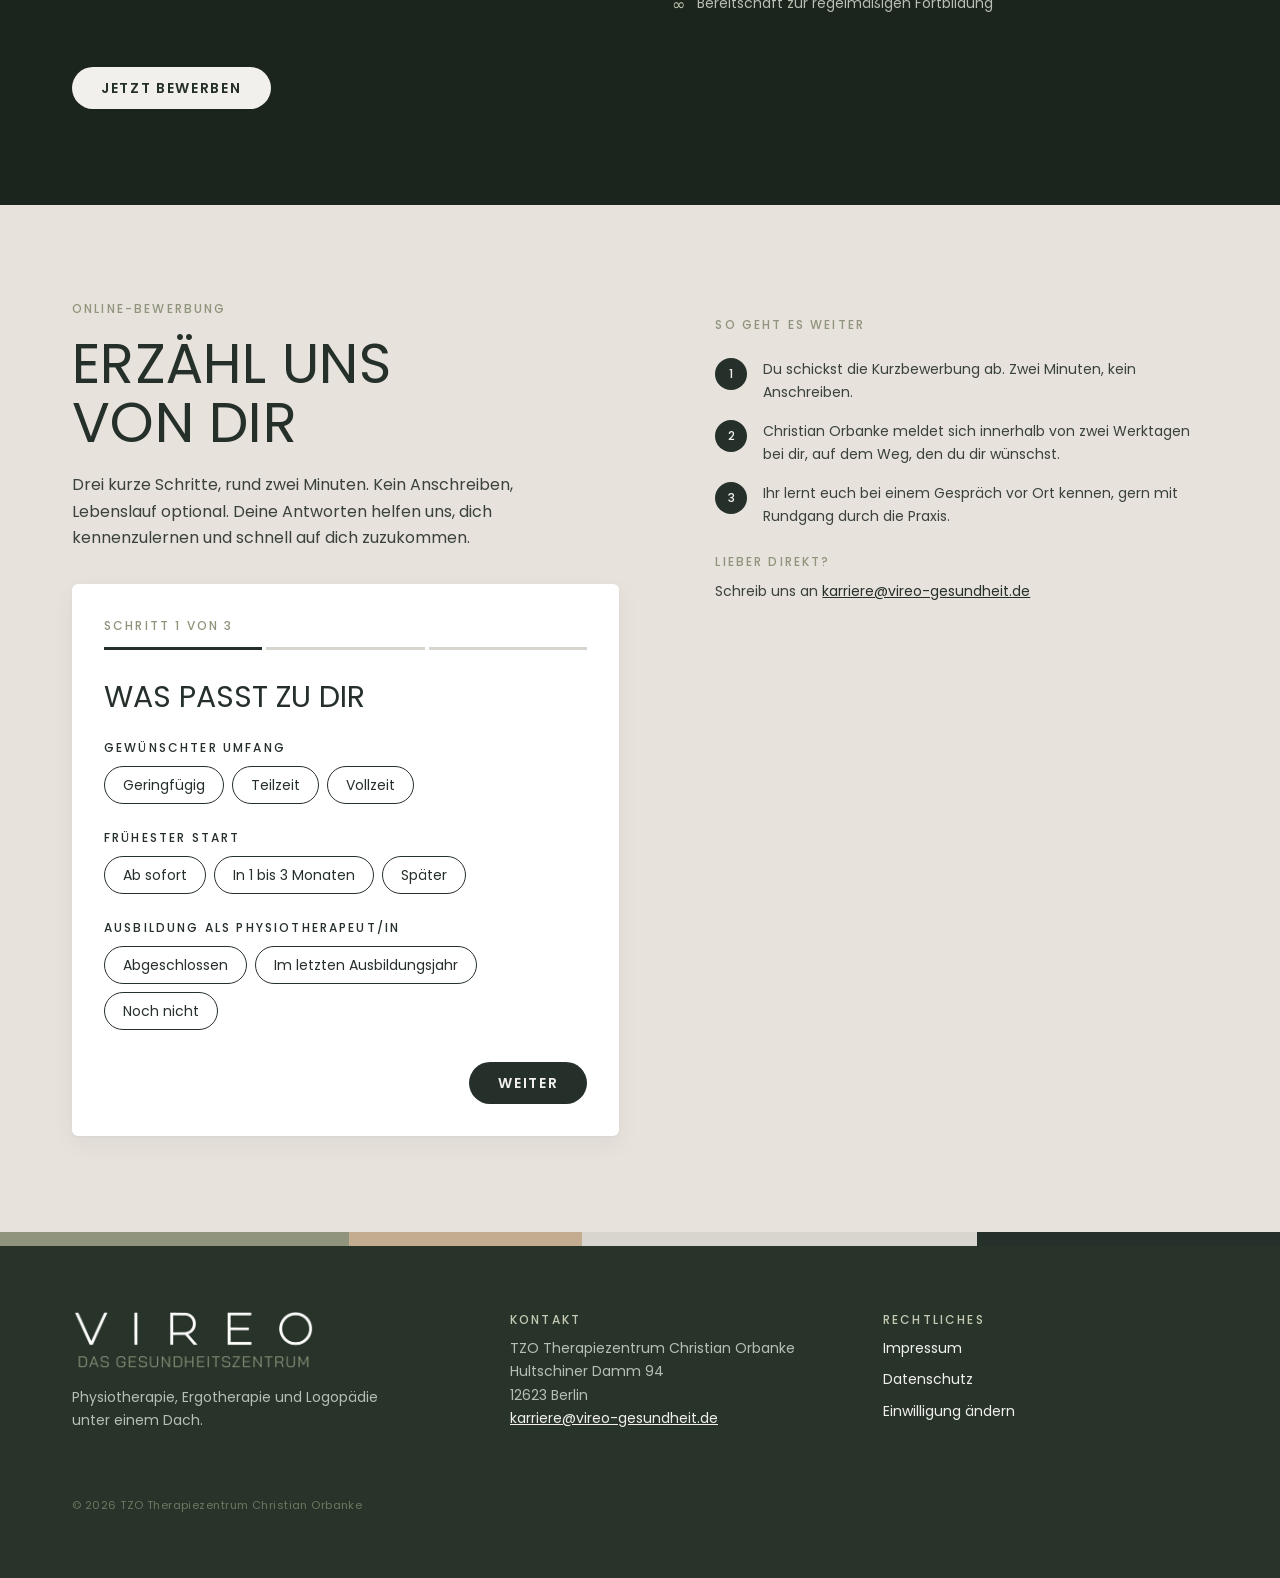
<file: jetzt/index.html>
<!doctype html>
<html lang="de">
<head>
<meta charset="utf-8">
<meta name="viewport" content="width=device-width, initial-scale=1">
<meta name="robots" content="noindex,nofollow">
<title>Bewerbung als Physiotherapeut/in · VIREO</title>
<style>html,body{margin:0;height:100%;background:#F1F0EC}</style>
<script>
/* Seitentest: teilt Besuche aus den Anzeigen per Zufall auf Funnel und lange Seite auf.
   Keine Cookies; die Zuteilung gilt nur für die laufende Sitzung (sessionStorage). */
(function () {
  var ENDPOINT = 'https://script.google.com/macros/s/AKfycbyrQPWwRM6cvABHQGAZtKaaZpDd3LQ4YpdoySQ6_iCczE-s4fDKnjVO-NFGwmfEXw34Jw/exec';
  var ZIELE = { funnel: '/funnel.html', landingpage: '/' };
  var params = new URLSearchParams(location.search);
  var seite = null;
  try { seite = sessionStorage.getItem('vireo_seitentest'); } catch (e) {}
  var neu = !(seite in ZIELE);
  if (neu) {
    seite = Math.random() < 0.5 ? 'funnel' : 'landingpage';
    try { sessionStorage.setItem('vireo_seitentest', seite); } catch (e) {}
  }
  if (!params.get('utm_medium')) params.set('utm_medium', 'seitentest');
  // Besuche von Suchmaschinen und Metas Prüf-Crawlern nicht zählen
  var ua = navigator.userAgent || '';
  var istBot = navigator.webdriver === true || /bot\b|crawler|spider|facebookexternalhit|facebookcatalog|meta-external|headlesschrome|python-requests|curl\/|wget|slurp|bingpreview|whatsapp\/|embedly/i.test(ua);
  if (neu && !istBot) {
    var body = JSON.stringify({
      type: 'visit', seite: seite,
      utm_source: params.get('utm_source') || '', utm_campaign: params.get('utm_campaign') || '',
      utm_content: params.get('utm_content') || '', test: params.get('test') === '1'
    });
    try {
      if (!(navigator.sendBeacon && navigator.sendBeacon(ENDPOINT, new Blob([body], { type: 'text/plain;charset=utf-8' })))) {
        fetch(ENDPOINT, { method: 'POST', mode: 'no-cors', keepalive: true, headers: { 'Content-Type': 'text/plain;charset=utf-8' }, body: body });
      }
    } catch (e) {}
  }
  location.replace(ZIELE[seite] + '?' + params.toString());
})();
</script>
</head>
<body>
<noscript><p style="font-family:sans-serif;padding:24px"><a href="/funnel.html">Weiter zur Bewerbung</a></p></noscript>
</body>
</html>
</file>
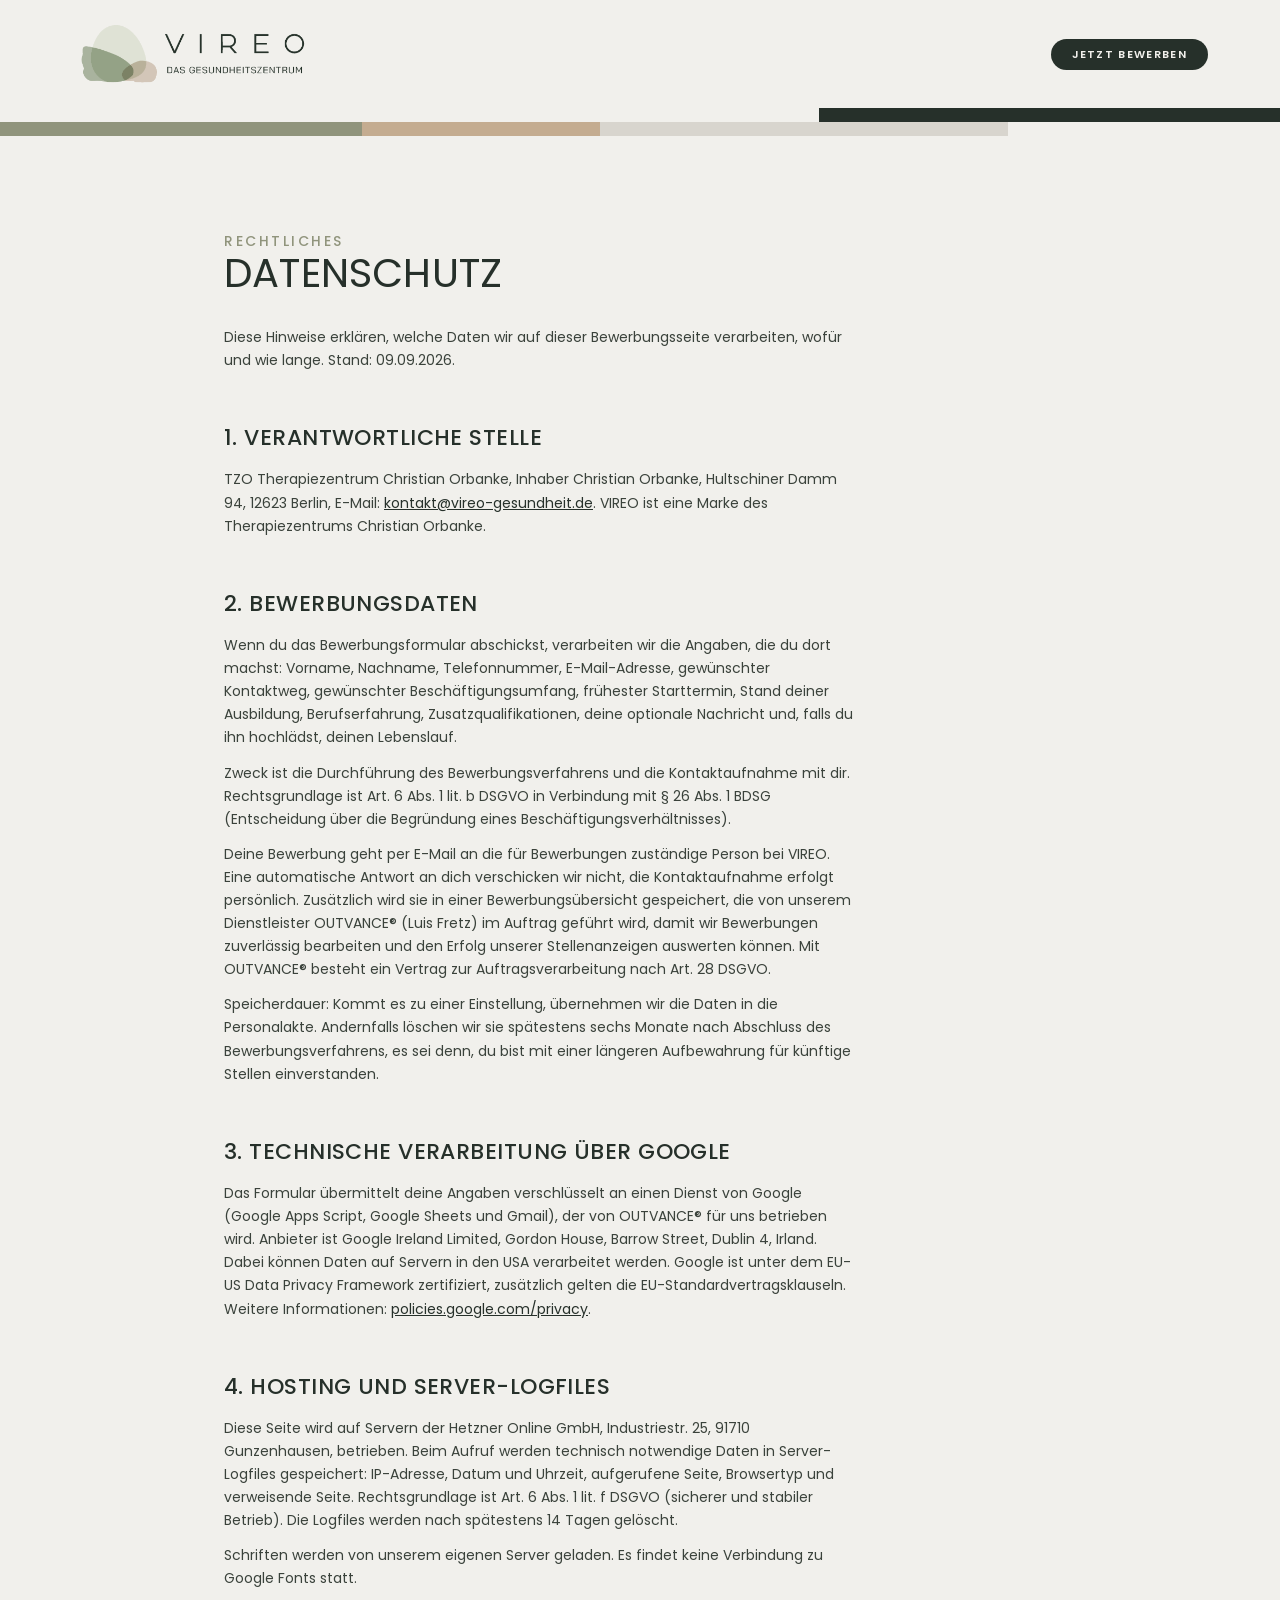
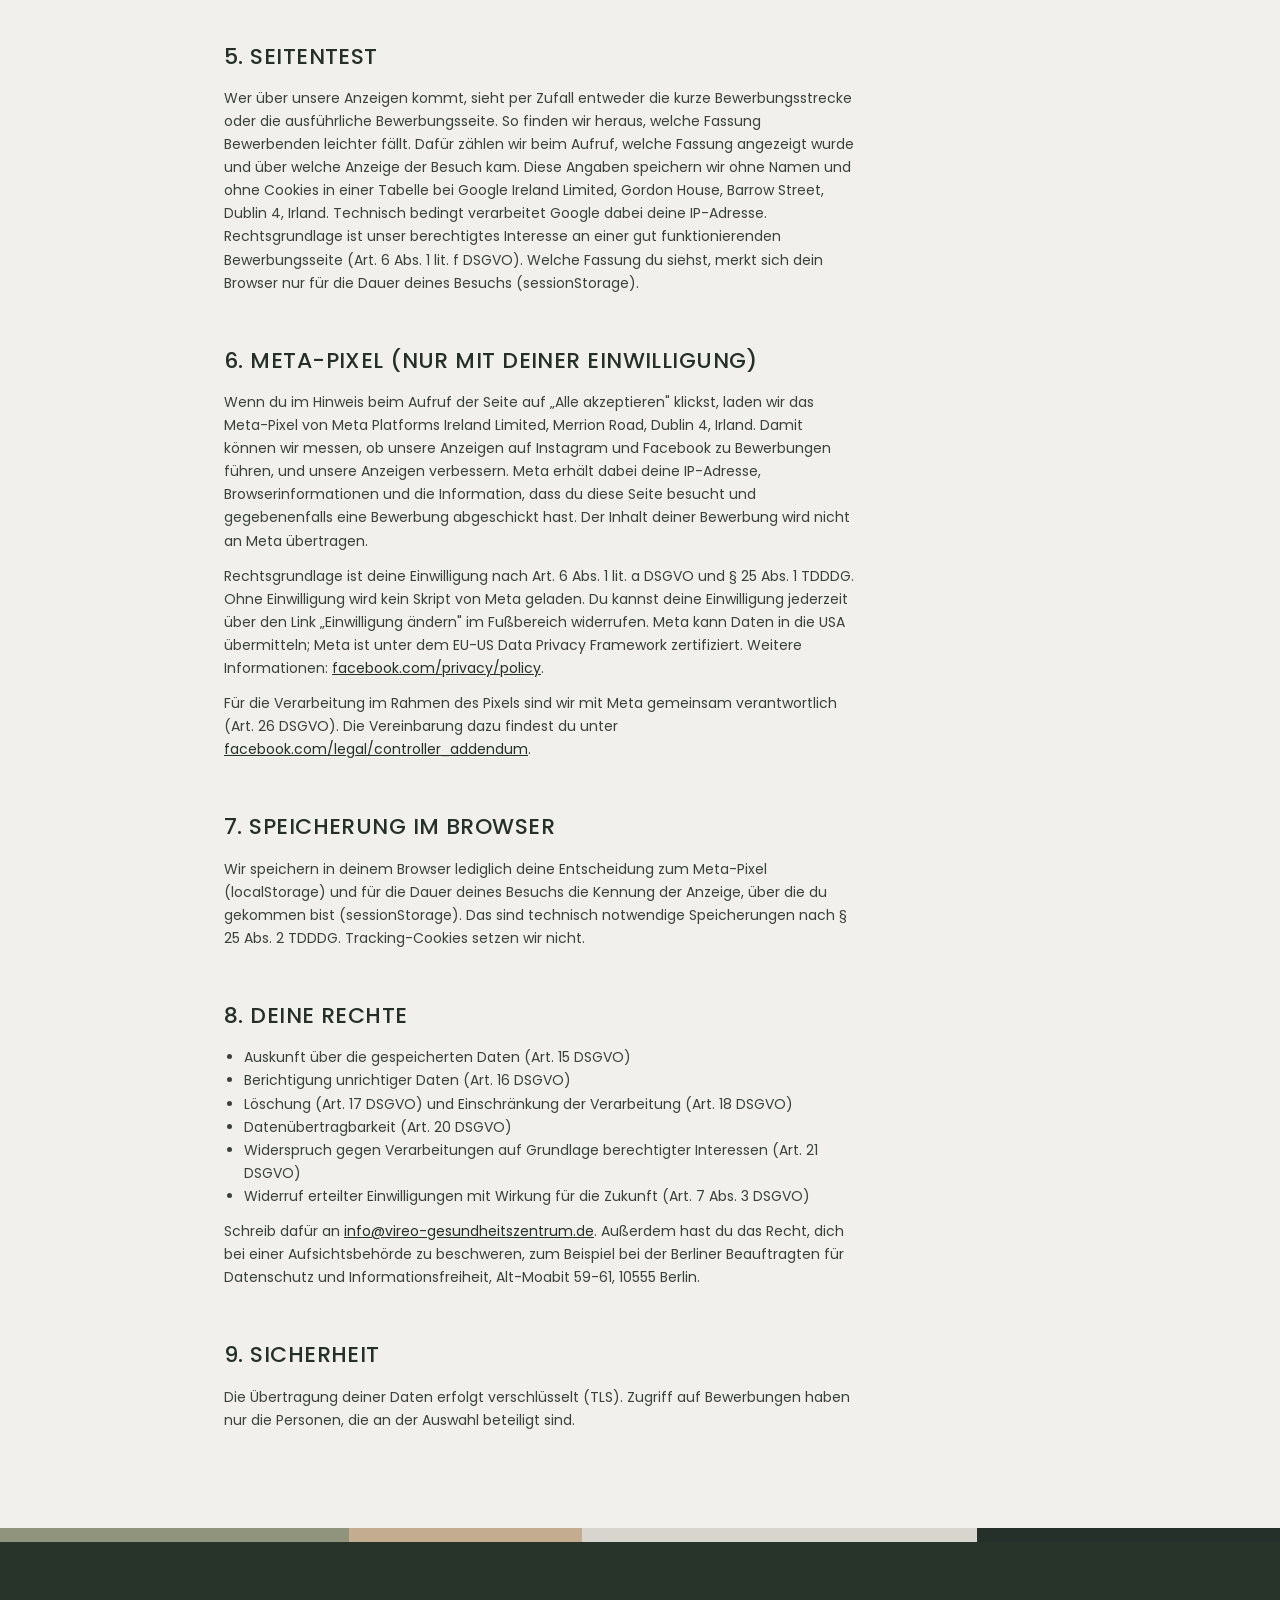
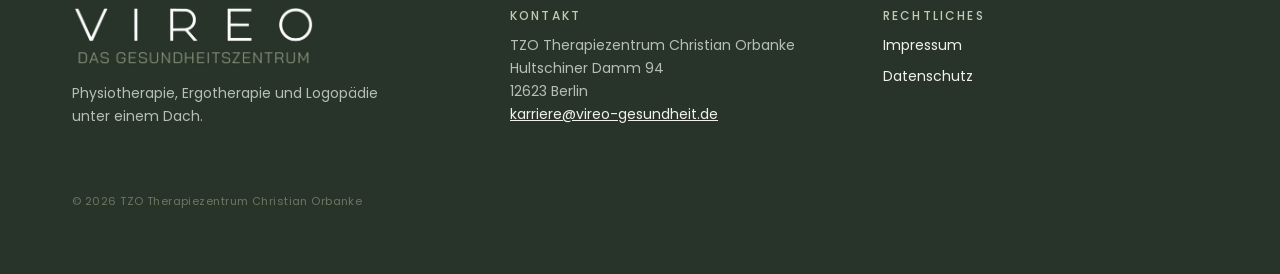
<file: datenschutz.html>
<!doctype html>
<html lang="de">
<head>
<meta charset="utf-8">
<meta name="viewport" content="width=device-width, initial-scale=1">
<title>Datenschutz · VIREO</title>
<meta name="robots" content="noindex,follow">
<meta name="theme-color" content="#E7E2DC">
<link rel="icon" href="assets/favicon.png" type="image/png">
<link rel="stylesheet" href="tokens.css">
<link rel="stylesheet" href="styles.css">
</head>
<body>
<header class="site-header">
  <div class="container">
    <a class="logo" href="index.html" aria-label="Zur Bewerbungsseite"><img src="assets/logo-quer.png" alt="VIREO, das Gesundheitszentrum" width="454" height="120"></a>
    <a class="btn btn--sm" href="index.html#bewerbung">Jetzt bewerben</a>
  </div>
  <div class="band-stacked" aria-hidden="true">
    <div class="band band--top"><span></span><span></span></div>
    <div class="band band--header"><span></span><span></span><span></span><span></span></div>
  </div>
</header>
<main class="legal-page">
<p class="eyebrow">Rechtliches</p>
<h1 class="display display--m">Datenschutz</h1>
<p>Diese Hinweise erklären, welche Daten wir auf dieser Bewerbungsseite verarbeiten, wofür und wie lange. Stand: 09.09.2026.</p>

<h2>1. Verantwortliche Stelle</h2>
<p>TZO Therapiezentrum Christian Orbanke, Inhaber Christian Orbanke, Hultschiner Damm 94, 12623 Berlin, E-Mail: <a href="mailto:kontakt@vireo-gesundheit.de">kontakt@vireo-gesundheit.de</a>. VIREO ist eine Marke des Therapiezentrums Christian Orbanke.</p>


<h2>2. Bewerbungsdaten</h2>
<p>Wenn du das Bewerbungsformular abschickst, verarbeiten wir die Angaben, die du dort machst: Vorname, Nachname, Telefonnummer, E-Mail-Adresse, gewünschter Kontaktweg, gewünschter Beschäftigungsumfang, frühester Starttermin, Stand deiner Ausbildung, Berufserfahrung, Zusatzqualifikationen, deine optionale Nachricht und, falls du ihn hochlädst, deinen Lebenslauf.</p>
<p>Zweck ist die Durchführung des Bewerbungsverfahrens und die Kontaktaufnahme mit dir. Rechtsgrundlage ist Art. 6 Abs. 1 lit. b DSGVO in Verbindung mit § 26 Abs. 1 BDSG (Entscheidung über die Begründung eines Beschäftigungsverhältnisses).</p>
<p>Deine Bewerbung geht per E-Mail an die für Bewerbungen zuständige Person bei VIREO. Eine automatische Antwort an dich verschicken wir nicht, die Kontaktaufnahme erfolgt persönlich. Zusätzlich wird sie in einer Bewerbungsübersicht gespeichert, die von unserem Dienstleister OUTVANCE® (Luis Fretz) im Auftrag geführt wird, damit wir Bewerbungen zuverlässig bearbeiten und den Erfolg unserer Stellenanzeigen auswerten können. Mit OUTVANCE® besteht ein Vertrag zur Auftragsverarbeitung nach Art. 28 DSGVO.</p>
<p>Speicherdauer: Kommt es zu einer Einstellung, übernehmen wir die Daten in die Personalakte. Andernfalls löschen wir sie spätestens sechs Monate nach Abschluss des Bewerbungsverfahrens, es sei denn, du bist mit einer längeren Aufbewahrung für künftige Stellen einverstanden.</p>

<h2>3. Technische Verarbeitung über Google</h2>
<p>Das Formular übermittelt deine Angaben verschlüsselt an einen Dienst von Google (Google Apps Script, Google Sheets und Gmail), der von OUTVANCE® für uns betrieben wird. Anbieter ist Google Ireland Limited, Gordon House, Barrow Street, Dublin 4, Irland. Dabei können Daten auf Servern in den USA verarbeitet werden. Google ist unter dem EU-US Data Privacy Framework zertifiziert, zusätzlich gelten die EU-Standardvertragsklauseln. Weitere Informationen: <a href="https://policies.google.com/privacy?hl=de" target="_blank" rel="noopener">policies.google.com/privacy</a>.</p>

<h2>4. Hosting und Server-Logfiles</h2>
<p>Diese Seite wird auf Servern der Hetzner Online GmbH, Industriestr. 25, 91710 Gunzenhausen, betrieben. Beim Aufruf werden technisch notwendige Daten in Server-Logfiles gespeichert: IP-Adresse, Datum und Uhrzeit, aufgerufene Seite, Browsertyp und verweisende Seite. Rechtsgrundlage ist Art. 6 Abs. 1 lit. f DSGVO (sicherer und stabiler Betrieb). Die Logfiles werden nach spätestens 14 Tagen gelöscht.</p>
<p>Schriften werden von unserem eigenen Server geladen. Es findet keine Verbindung zu Google Fonts statt.</p>

<h2>5. Seitentest</h2>
<p>Wer über unsere Anzeigen kommt, sieht per Zufall entweder die kurze Bewerbungsstrecke oder die ausführliche Bewerbungsseite. So finden wir heraus, welche Fassung Bewerbenden leichter fällt. Dafür zählen wir beim Aufruf, welche Fassung angezeigt wurde und über welche Anzeige der Besuch kam. Diese Angaben speichern wir ohne Namen und ohne Cookies in einer Tabelle bei Google Ireland Limited, Gordon House, Barrow Street, Dublin 4, Irland. Technisch bedingt verarbeitet Google dabei deine IP-Adresse. Rechtsgrundlage ist unser berechtigtes Interesse an einer gut funktionierenden Bewerbungsseite (Art. 6 Abs. 1 lit. f DSGVO). Welche Fassung du siehst, merkt sich dein Browser nur für die Dauer deines Besuchs (sessionStorage).</p>

<h2>6. Meta-Pixel (nur mit deiner Einwilligung)</h2>
<p>Wenn du im Hinweis beim Aufruf der Seite auf „Alle akzeptieren" klickst, laden wir das Meta-Pixel von Meta Platforms Ireland Limited, Merrion Road, Dublin 4, Irland. Damit können wir messen, ob unsere Anzeigen auf Instagram und Facebook zu Bewerbungen führen, und unsere Anzeigen verbessern. Meta erhält dabei deine IP-Adresse, Browserinformationen und die Information, dass du diese Seite besucht und gegebenenfalls eine Bewerbung abgeschickt hast. Der Inhalt deiner Bewerbung wird nicht an Meta übertragen.</p>
<p>Rechtsgrundlage ist deine Einwilligung nach Art. 6 Abs. 1 lit. a DSGVO und § 25 Abs. 1 TDDDG. Ohne Einwilligung wird kein Skript von Meta geladen. Du kannst deine Einwilligung jederzeit über den Link „Einwilligung ändern" im Fußbereich widerrufen. Meta kann Daten in die USA übermitteln; Meta ist unter dem EU-US Data Privacy Framework zertifiziert. Weitere Informationen: <a href="https://www.facebook.com/privacy/policy/" target="_blank" rel="noopener">facebook.com/privacy/policy</a>.</p>
<p>Für die Verarbeitung im Rahmen des Pixels sind wir mit Meta gemeinsam verantwortlich (Art. 26 DSGVO). Die Vereinbarung dazu findest du unter <a href="https://www.facebook.com/legal/controller_addendum" target="_blank" rel="noopener">facebook.com/legal/controller_addendum</a>.</p>

<h2>7. Speicherung im Browser</h2>
<p>Wir speichern in deinem Browser lediglich deine Entscheidung zum Meta-Pixel (localStorage) und für die Dauer deines Besuchs die Kennung der Anzeige, über die du gekommen bist (sessionStorage). Das sind technisch notwendige Speicherungen nach § 25 Abs. 2 TDDDG. Tracking-Cookies setzen wir nicht.</p>

<h2>8. Deine Rechte</h2>
<ul>
<li>Auskunft über die gespeicherten Daten (Art. 15 DSGVO)</li>
<li>Berichtigung unrichtiger Daten (Art. 16 DSGVO)</li>
<li>Löschung (Art. 17 DSGVO) und Einschränkung der Verarbeitung (Art. 18 DSGVO)</li>
<li>Datenübertragbarkeit (Art. 20 DSGVO)</li>
<li>Widerspruch gegen Verarbeitungen auf Grundlage berechtigter Interessen (Art. 21 DSGVO)</li>
<li>Widerruf erteilter Einwilligungen mit Wirkung für die Zukunft (Art. 7 Abs. 3 DSGVO)</li>
</ul>
<p>Schreib dafür an <a href="mailto:info@vireo-gesundheitszentrum.de">info@vireo-gesundheitszentrum.de</a>. Außerdem hast du das Recht, dich bei einer Aufsichtsbehörde zu beschweren, zum Beispiel bei der Berliner Beauftragten für Datenschutz und Informationsfreiheit, Alt-Moabit 59-61, 10555 Berlin.</p>

<h2>9. Sicherheit</h2>
<p>Die Übertragung deiner Daten erfolgt verschlüsselt (TLS). Zugriff auf Bewerbungen haben nur die Personen, die an der Auswahl beteiligt sind.</p>
</main>
<footer class="site-footer">
  <div class="band band--full" aria-hidden="true"><span></span><span></span><span></span><span></span></div>
  <div class="container">
    <div class="stack" style="gap:var(--space-4);justify-content:flex-start">
      <a class="logo" href="index.html"><img src="assets/logo-footer.png" alt="VIREO, das Gesundheitszentrum" width="1024" height="254" loading="lazy"></a>
      <p>Physiotherapie, Ergotherapie und Logopädie unter einem Dach.</p>
    </div>
    <div class="info info--paper"><span class="info__label">Kontakt</span><div class="info__lines">TZO Therapiezentrum Christian Orbanke<br>Hultschiner Damm 94<br>12623 Berlin<br><a href="mailto:karriere@vireo-gesundheit.de">karriere@vireo-gesundheit.de</a></div></div>
    <div class="legal"><span class="info__label" style="color:var(--green-200)">Rechtliches</span><a href="impressum.html">Impressum</a><a href="datenschutz.html">Datenschutz</a></div>
    <div class="credit">© 2026 TZO Therapiezentrum Christian Orbanke</div>
  </div>
</footer>
</body>
</html>
</file>
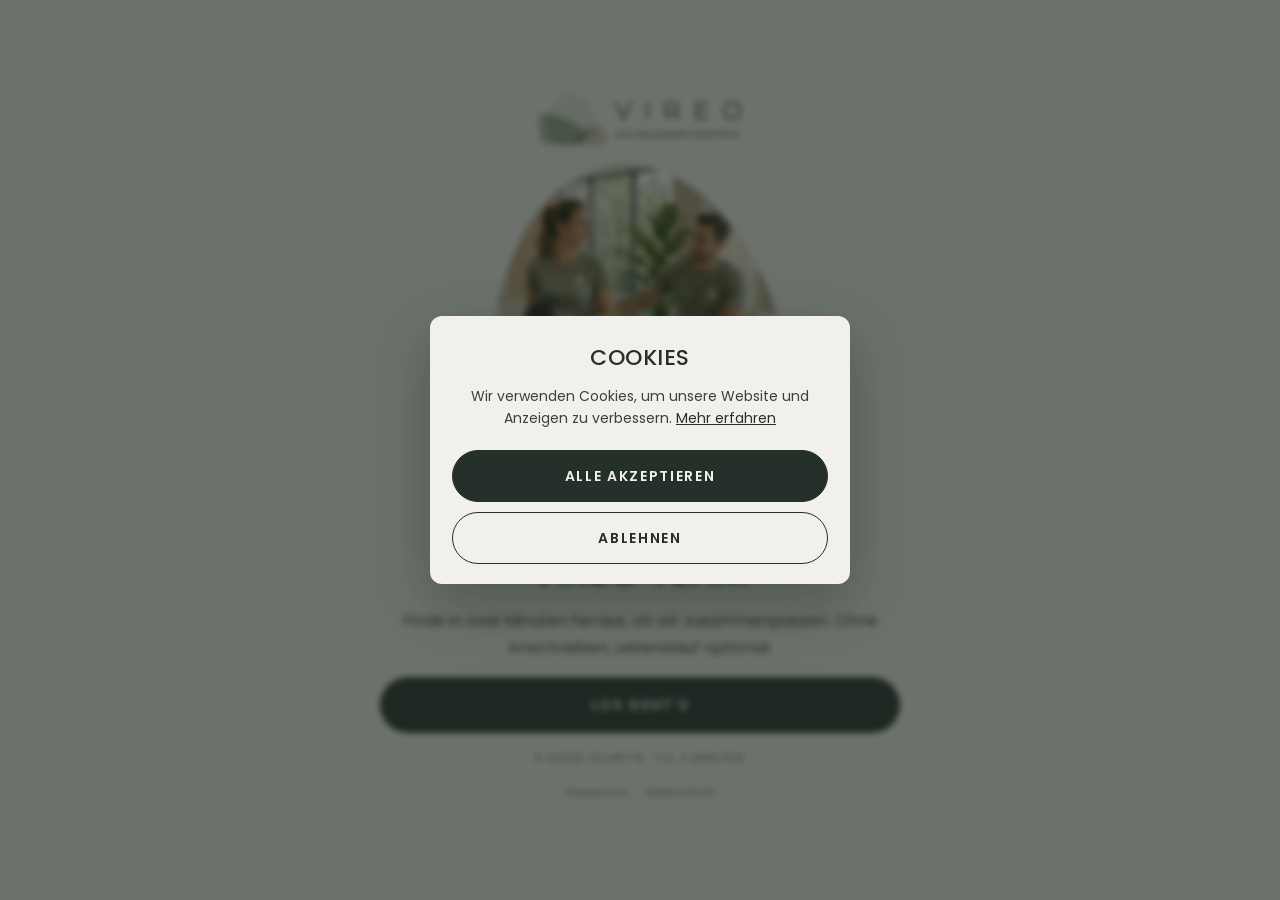
<file: funnel.html>
<!doctype html>
<html lang="de">
<head>
<meta charset="utf-8">
<meta name="viewport" content="width=device-width, initial-scale=1, viewport-fit=cover">
<title>Bewerbung als Physiotherapeut/in · VIREO</title>
<meta name="description" content="Bewirb dich in zwei Minuten als Physiotherapeut/in (m/w/d) bei VIREO in Berlin-Mahlsdorf. Acht kurze Schritte, kein Anschreiben.">
<meta name="robots" content="noindex,follow">
<meta name="theme-color" content="#F1F0EC">
<meta property="og:title" content="Komm ins VIREO Team · Physiotherapeut/in (m/w/d)">
<meta property="og:description" content="In zwei Minuten bewerben. Acht kurze Schritte, kein Anschreiben.">
<meta property="og:image" content="assets/og.jpg">
<link rel="icon" href="assets/favicon.png" type="image/png">
<link rel="stylesheet" href="tokens.css">
<link rel="stylesheet" href="funnel.css">
<link rel="stylesheet" href="consent.css">
</head>
<body>

<div class="funnel" id="funnel">

  <div class="bar" id="bar" hidden>
    <button class="bar__back" id="back" type="button" aria-label="Einen Schritt zurück">
      <svg viewBox="0 0 24 24" aria-hidden="true"><path d="M15 18l-6-6 6-6"/></svg>
    </button>
    <div class="bar__steps" id="steps" role="progressbar" aria-label="Fortschritt" aria-valuemin="1" aria-valuemax="8" aria-valuenow="1"></div>
  </div>

  <div class="stage" id="stage" data-dir="forward">

    <!-- Einstieg -->
    <section class="screen is-active" data-screen="intro">
      <div class="screen__inner">
        <div class="f-intro__logo"><img src="assets/logo-quer.png" alt="VIREO, das Gesundheitszentrum" width="454" height="120"></div>
        <div class="f-photo"><img src="assets/training.webp" alt="Zwei Physiotherapeut:innen trainieren gemeinsam mit einem Medizinball." width="443" height="456" fetchpriority="high"></div>
        <p class="f-eyebrow" style="text-align:center">Physiotherapeut/in (m/w/d) · Berlin-Mahlsdorf</p>
        <h1 class="f-title" style="text-align:center">Komm ins<br>VIREO&nbsp;Team</h1>
        <p class="f-text" style="text-align:center">Finde in zwei Minuten heraus, ob wir zusammenpassen. Ohne Anschreiben, Lebenslauf optional.</p>
        <button class="f-btn" type="button" data-go="1">Los geht's</button>
        <p class="f-micro">8 kurze Schritte · ca. 2 Minuten</p>
        <p class="f-legal"><a href="impressum.html">Impressum</a><a href="datenschutz.html">Datenschutz</a></p>
      </div>
    </section>

    <!-- 1 Umfang -->
    <section class="screen" data-screen="1" data-step="1" data-tone="sand">
      <div class="screen__inner">
        <p class="f-eyebrow">Schritt 1 von 8</p>
        <h2 class="f-title">Wie möchtest du arbeiten?</h2>
        <div class="opts" data-field="umfang">
          <button class="opt" type="button" data-value="geringfuegig">Geringfügig</button>
          <button class="opt" type="button" data-value="teilzeit">Teilzeit</button>
          <button class="opt" type="button" data-value="vollzeit">Vollzeit</button>
        </div>
      </div>
    </section>

    <!-- 2 Start -->
    <section class="screen" data-screen="2" data-step="2" data-tone="sand">
      <div class="screen__inner">
        <p class="f-eyebrow">Schritt 2 von 8</p>
        <h2 class="f-title">Wann könntest du starten?</h2>
        <div class="opts" data-field="start">
          <button class="opt" type="button" data-value="sofort">Ab sofort</button>
          <button class="opt" type="button" data-value="bald">In 1 bis 3 Monaten</button>
          <button class="opt" type="button" data-value="spaeter">Später</button>
        </div>
      </div>
    </section>

    <!-- 3 Zwischenkarte Räume -->
    <section class="screen" data-screen="3" data-step="3" data-tone="forest">
      <div class="screen__inner">
        <div class="f-photo f-photo--sm"><img src="assets/raum.webp" alt="Heller Behandlungsraum mit salbeigrüner Liege und Holzlattenwand." width="443" height="456" loading="lazy"></div>
        <p class="f-eyebrow">Ab 1. November 2026</p>
        <h2 class="f-title">Neue Räume,<br>mehr Platz für dich</h2>
        <p class="f-text">Wir ziehen in den Hultschiner Damm 353 bis 355. Größer, moderner, mit mehr Behandlungsräumen und Platz für neue Kolleg:innen. Du gestaltest den Neustart von Anfang an mit.</p>
        <button class="f-btn" type="button" data-go="4">Weiter</button>
      </div>
    </section>

    <!-- 4 Ausbildung -->
    <section class="screen" data-screen="4" data-step="4" data-tone="sand">
      <div class="screen__inner">
        <p class="f-eyebrow">Schritt 4 von 8</p>
        <h2 class="f-title">Hast du die Ausbildung abgeschlossen?</h2>
        <div class="opts" data-field="ausbildung">
          <button class="opt" type="button" data-value="ja">Ja, abgeschlossen</button>
          <button class="opt" type="button" data-value="letztes_jahr">Im letzten Ausbildungsjahr</button>
          <button class="opt" type="button" data-value="nein">Noch nicht</button>
        </div>
      </div>
    </section>

    <!-- 5 Erfahrung -->
    <section class="screen" data-screen="5" data-step="5" data-tone="sand">
      <div class="screen__inner">
        <p class="f-eyebrow">Schritt 5 von 8</p>
        <h2 class="f-title">Wie viel Erfahrung bringst du mit?</h2>
        <div class="opts" data-field="erfahrung">
          <button class="opt" type="button" data-value="einstieg">Berufseinstieg</button>
          <button class="opt" type="button" data-value="bis3">Bis 3 Jahre</button>
          <button class="opt" type="button" data-value="ueber3">Über 3 Jahre</button>
        </div>
      </div>
    </section>

    <!-- 6 Zusatzqualifikationen -->
    <section class="screen" data-screen="6" data-step="6" data-tone="sand">
      <div class="screen__inner">
        <p class="f-eyebrow">Schritt 6 von 8</p>
        <h2 class="f-title">Welche Zusatz&shy;qualifikationen hast du?</h2>
        <p class="f-hint">Mehrfachauswahl, gern auch keine.</p>
        <div class="chips" id="zusatz">
          <button class="chip" type="button" data-value="Manuelle Therapie">Manuelle Therapie</button>
          <button class="chip" type="button" data-value="Manuelle Lymphdrainage">Lymphdrainage</button>
          <button class="chip" type="button" data-value="KGG">KGG</button>
          <button class="chip" type="button" data-value="Bobath">Bobath</button>
          <button class="chip" type="button" data-value="CMD">CMD</button>
        </div>
        <button class="f-btn" type="button" data-go="7">Weiter</button>
        <button class="f-skip" type="button" data-skip="7">Keine davon</button>
      </div>
    </section>

    <!-- 7 Zwischenkarte Benefits -->
    <section class="screen" data-screen="7" data-step="7" data-tone="forest">
      <div class="screen__inner">
        <div class="f-photo"><img src="assets/team.webp" alt="Das Team des Therapiezentrums Orbanke." width="800" height="456" loading="lazy"></div>
        <p class="f-eyebrow">Das erwartet dich</p>
        <h2 class="f-title">Wir investieren in deine Entwicklung</h2>
        <ul class="bullets" style="list-style:none;margin:0;padding:0;display:grid;gap:12px">
          <li style="display:grid;grid-template-columns:auto 1fr;gap:12px;font-size:var(--fs-body-s);color:var(--text-on-inverse-muted)"><span aria-hidden="true" style="color:var(--green-200)">∞</span><span>Fortbildungskosten übernehmen wir</span></li>
          <li style="display:grid;grid-template-columns:auto 1fr;gap:12px;font-size:var(--fs-body-s);color:var(--text-on-inverse-muted)"><span aria-hidden="true" style="color:var(--green-200)">∞</span><span>Hochmoderne Praxisausstattung</span></li>
          <li style="display:grid;grid-template-columns:auto 1fr;gap:12px;font-size:var(--fs-body-s);color:var(--text-on-inverse-muted)"><span aria-hidden="true" style="color:var(--green-200)">∞</span><span>Tankkarte, BVG-Ticket oder JobBike, du wählst</span></li>
          <li style="display:grid;grid-template-columns:auto 1fr;gap:12px;font-size:var(--fs-body-s);color:var(--text-on-inverse-muted)"><span aria-hidden="true" style="color:var(--green-200)">∞</span><span>Betriebliche Altersvorsorge</span></li>
        </ul>
        <button class="f-btn" type="button" data-go="8">Fast geschafft</button>
      </div>
    </section>

    <!-- 8 Kontakt -->
    <section class="screen f-screen--form" data-screen="8" data-step="8" data-tone="sand">
      <div class="screen__inner">
        <p class="f-eyebrow">Schritt 8 von 8</p>
        <h2 class="f-title">Wie erreichen wir dich?</h2>
        <form id="ffm" novalidate>
          <div class="f-fields">
            <div class="f-row">
              <div class="f-field" data-field="vorname"><label for="fv">Vorname</label><input id="fv" name="vorname" type="text" autocomplete="given-name" placeholder="Dein Vorname"><span class="f-err">Bitte ausfüllen.</span></div>
              <div class="f-field" data-field="nachname"><label for="fn">Nachname</label><input id="fn" name="nachname" type="text" autocomplete="family-name" placeholder="Dein Nachname"><span class="f-err">Bitte ausfüllen.</span></div>
            </div>
            <div class="f-row">
              <div class="f-field" data-field="telefon"><label for="ft">Telefon</label><input id="ft" name="telefon" type="tel" inputmode="tel" autocomplete="tel" placeholder="0170 1234567"><span class="f-err">Bitte ausfüllen.</span></div>
              <div class="f-field" data-field="email"><label for="fe">E-Mail</label><input id="fe" name="email" type="email" inputmode="email" autocomplete="email" placeholder="du@beispiel.de"><span class="f-err">Bitte gültige Adresse angeben.</span></div>
            </div>
            <div class="f-field" data-field="kontaktweg">
              <label>Wie sollen wir uns melden?</label>
              <div class="chips" id="kontaktweg">
                <button class="chip" type="button" data-value="anruf">Anruf</button>
                <button class="chip" type="button" data-value="whatsapp">WhatsApp</button>
                <button class="chip" type="button" data-value="email">E-Mail</button>
              </div>
              <span class="f-err">Bitte auswählen.</span>
            </div>
            <div class="f-field" data-field="lebenslauf">
              <label for="fl">Lebenslauf, optional</label>
              <label class="f-file" id="fileLabel"><span id="fileText">Datei auswählen</span><b>Durchsuchen</b><input id="fl" type="file" accept=".pdf,.doc,.docx,.jpg,.jpeg,.png,application/pdf,image/*"></label>
              <span class="f-err">Die Datei ist zu groß, bitte höchstens 8 MB.</span>
            </div>
            <label class="f-check" id="dsWrap"><input id="fd" type="checkbox"><span>Ich habe die <a href="datenschutz.html" target="_blank" rel="noopener">Datenschutzhinweise</a> gelesen und bin einverstanden, dass VIREO meine Angaben zur Bearbeitung meiner Bewerbung verarbeitet.</span></label>
            <div class="hp"><label>Website<input type="text" id="hp" tabindex="-1" autocomplete="off"></label></div>
            <div class="f-formerror" id="ferr">Das hat leider nicht geklappt. Bitte versuche es noch einmal oder schreib an <a href="mailto:karriere@vireo-gesundheit.de">karriere@vireo-gesundheit.de</a>.</div>
            <button class="f-btn" type="submit" id="fsub">Bewerbung absenden</button>
          </div>
        </form>
      </div>
    </section>

    <!-- Danke -->
    <section class="screen" data-screen="danke" data-tone="sand">
      <div class="screen__inner" aria-live="polite">
        <div class="f-band" aria-hidden="true"><span></span><span></span><span></span></div>
        <h2 class="f-title">Danke, deine<br>Bewerbung ist da</h2>
        <p class="f-text">Christian Orbanke meldet sich innerhalb von zwei Werktagen bei dir, auf dem Weg, den du dir gewünscht hast.</p>
        <p class="f-hint">Bei Fragen erreichst du uns unter <a href="mailto:karriere@vireo-gesundheit.de" style="color:var(--text-heading)">karriere@vireo-gesundheit.de</a>.</p>
      </div>
    </section>

  </div>
</div>

<div class="cmp" id="consent" role="dialog" aria-modal="true" aria-labelledby="cmpTitle" hidden>
  <div class="cmp__card">
    <h2 class="cmp__title" id="cmpTitle">Cookies</h2>
    <p class="cmp__text">Wir verwenden Cookies, um unsere Website und Anzeigen zu verbessern. <a href="datenschutz.html" target="_blank" rel="noopener">Mehr erfahren</a></p>
    <div class="cmp__btns">
      <button type="button" class="cmp__btn cmp__btn--yes" data-consent="yes">Alle akzeptieren</button>
      <button type="button" class="cmp__btn" data-consent="no">Ablehnen</button>
    </div>
  </div>
</div>

<script src="funnel.js" defer></script>
</body>
</html>
</file>
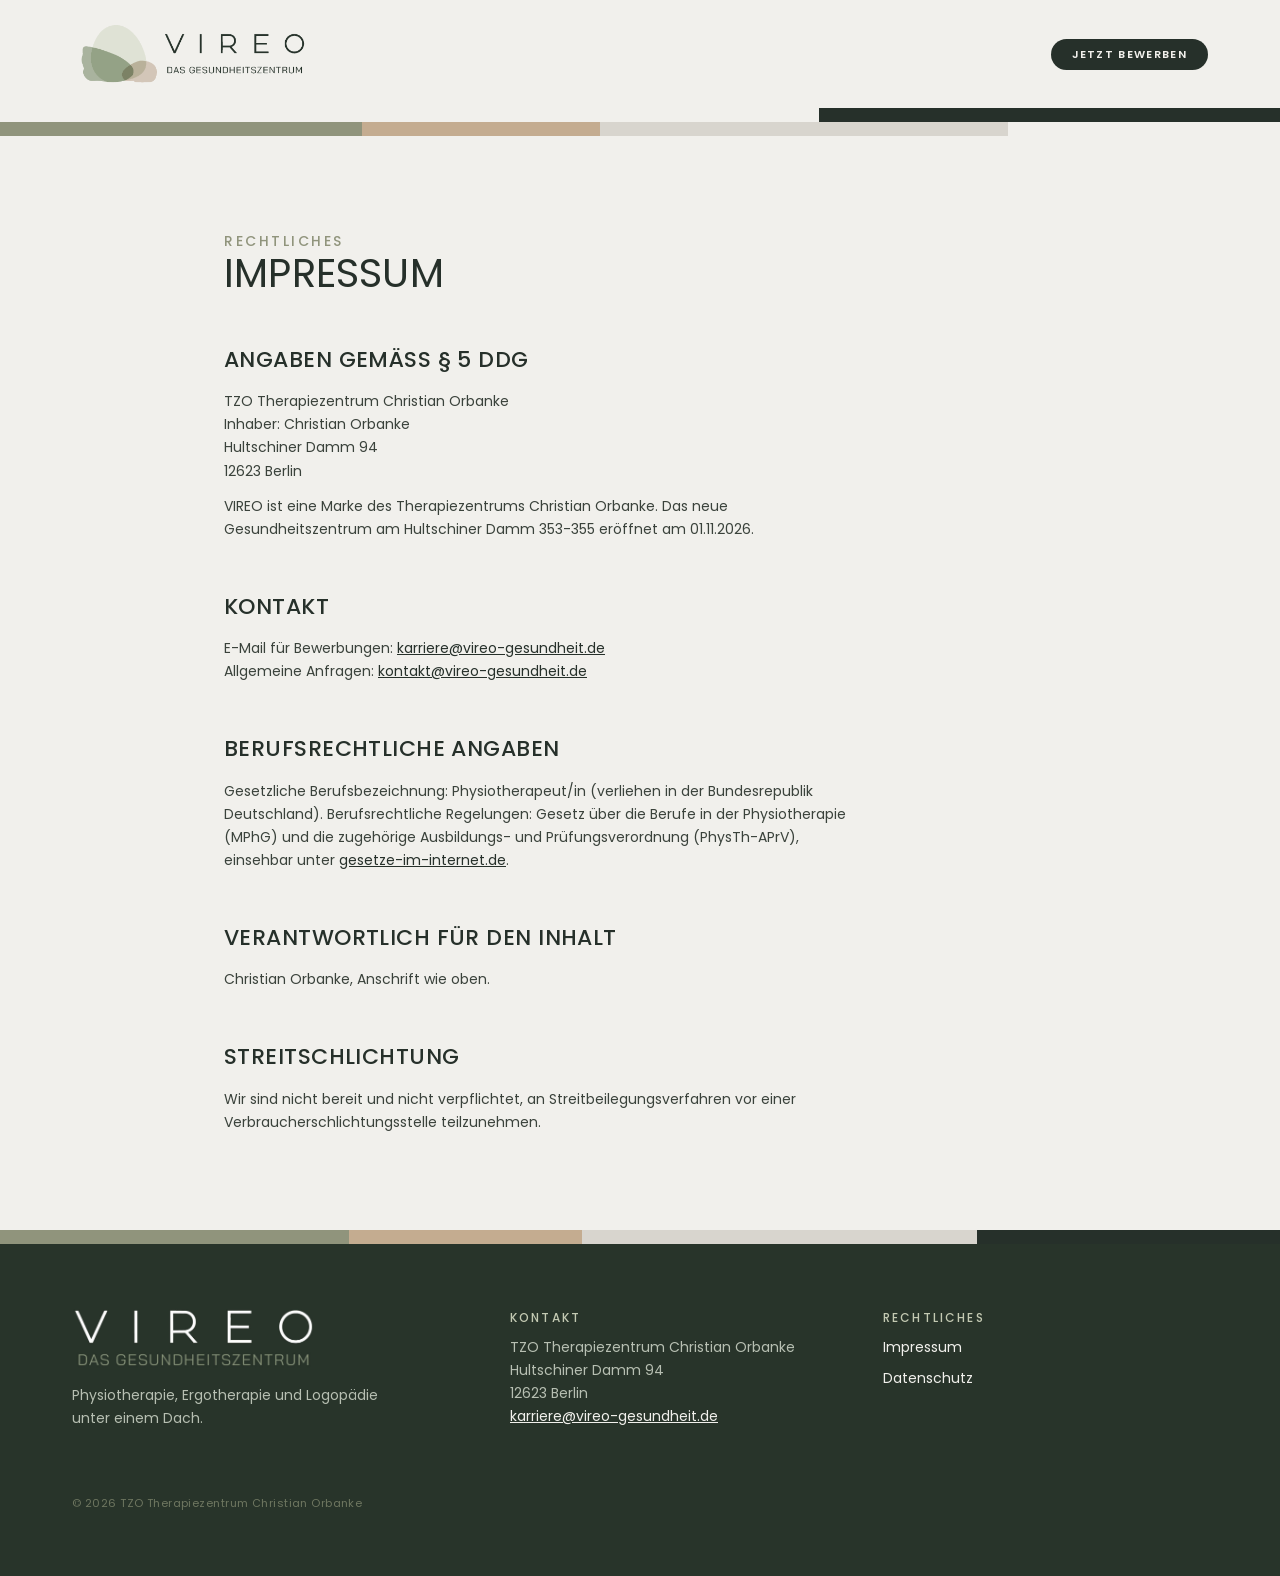
<file: impressum.html>
<!doctype html>
<html lang="de">
<head>
<meta charset="utf-8">
<meta name="viewport" content="width=device-width, initial-scale=1">
<title>Impressum · VIREO</title>
<meta name="robots" content="noindex,follow">
<meta name="theme-color" content="#E7E2DC">
<link rel="icon" href="assets/favicon.png" type="image/png">
<link rel="stylesheet" href="tokens.css">
<link rel="stylesheet" href="styles.css">
</head>
<body>
<header class="site-header">
  <div class="container">
    <a class="logo" href="index.html" aria-label="Zur Bewerbungsseite"><img src="assets/logo-quer.png" alt="VIREO, das Gesundheitszentrum" width="454" height="120"></a>
    <a class="btn btn--sm" href="index.html#bewerbung">Jetzt bewerben</a>
  </div>
  <div class="band-stacked" aria-hidden="true">
    <div class="band band--top"><span></span><span></span></div>
    <div class="band band--header"><span></span><span></span><span></span><span></span></div>
  </div>
</header>
<main class="legal-page">
<p class="eyebrow">Rechtliches</p>
<h1 class="display display--m">Impressum</h1>
<h2>Angaben gemäß § 5 DDG</h2>
<p>TZO Therapiezentrum Christian Orbanke<br>Inhaber: Christian Orbanke<br>Hultschiner Damm 94<br>12623 Berlin</p>
<p>VIREO ist eine Marke des Therapiezentrums Christian Orbanke. Das neue Gesundheitszentrum am Hultschiner Damm 353-355 eröffnet am 01.11.2026.</p>
<h2>Kontakt</h2>
<p>E-Mail für Bewerbungen: <a href="mailto:karriere@vireo-gesundheit.de">karriere@vireo-gesundheit.de</a><br>Allgemeine Anfragen: <a href="mailto:kontakt@vireo-gesundheit.de">kontakt@vireo-gesundheit.de</a></p>
<h2>Berufsrechtliche Angaben</h2>
<p>Gesetzliche Berufsbezeichnung: Physiotherapeut/in (verliehen in der Bundesrepublik Deutschland). Berufsrechtliche Regelungen: Gesetz über die Berufe in der Physiotherapie (MPhG) und die zugehörige Ausbildungs- und Prüfungsverordnung (PhysTh-APrV), einsehbar unter <a href="https://www.gesetze-im-internet.de" target="_blank" rel="noopener">gesetze-im-internet.de</a>.</p>
<h2>Verantwortlich für den Inhalt</h2>
<p>Christian Orbanke, Anschrift wie oben.</p>
<h2>Streitschlichtung</h2>
<p>Wir sind nicht bereit und nicht verpflichtet, an Streitbeilegungsverfahren vor einer Verbraucherschlichtungsstelle teilzunehmen.</p>
</main>
<footer class="site-footer">
  <div class="band band--full" aria-hidden="true"><span></span><span></span><span></span><span></span></div>
  <div class="container">
    <div class="stack" style="gap:var(--space-4);justify-content:flex-start">
      <a class="logo" href="index.html"><img src="assets/logo-footer.png" alt="VIREO, das Gesundheitszentrum" width="1024" height="254" loading="lazy"></a>
      <p>Physiotherapie, Ergotherapie und Logopädie unter einem Dach.</p>
    </div>
    <div class="info info--paper"><span class="info__label">Kontakt</span><div class="info__lines">TZO Therapiezentrum Christian Orbanke<br>Hultschiner Damm 94<br>12623 Berlin<br><a href="mailto:karriere@vireo-gesundheit.de">karriere@vireo-gesundheit.de</a></div></div>
    <div class="legal"><span class="info__label" style="color:var(--green-200)">Rechtliches</span><a href="impressum.html">Impressum</a><a href="datenschutz.html">Datenschutz</a></div>
    <div class="credit">© 2026 TZO Therapiezentrum Christian Orbanke</div>
  </div>
</footer>
</body>
</html>
</file>
<file: tokens.css>
@font-face{font-family:'Poppins';font-style:normal;font-weight:300;font-display:swap;src:url('assets/fonts/poppins-300.woff2') format('woff2');unicode-range:U+0000-00FF,U+0131,U+0152-0153,U+02BB-02BC,U+02C6,U+02DA,U+02DC,U+0304,U+0308,U+0329,U+2000-206F,U+20AC,U+2122,U+2191,U+2193,U+2212,U+2215,U+FEFF,U+FFFD;}
@font-face{font-family:'Poppins';font-style:normal;font-weight:400;font-display:swap;src:url('assets/fonts/poppins-400.woff2') format('woff2');unicode-range:U+0000-00FF,U+0131,U+0152-0153,U+02BB-02BC,U+02C6,U+02DA,U+02DC,U+0304,U+0308,U+0329,U+2000-206F,U+20AC,U+2122,U+2191,U+2193,U+2212,U+2215,U+FEFF,U+FFFD;}
@font-face{font-family:'Poppins';font-style:normal;font-weight:500;font-display:swap;src:url('assets/fonts/poppins-500.woff2') format('woff2');unicode-range:U+0000-00FF,U+0131,U+0152-0153,U+02BB-02BC,U+02C6,U+02DA,U+02DC,U+0304,U+0308,U+0329,U+2000-206F,U+20AC,U+2122,U+2191,U+2193,U+2212,U+2215,U+FEFF,U+FFFD;}
@font-face{font-family:'Poppins';font-style:normal;font-weight:600;font-display:swap;src:url('assets/fonts/poppins-600.woff2') format('woff2');unicode-range:U+0000-00FF,U+0131,U+0152-0153,U+02BB-02BC,U+02C6,U+02DA,U+02DC,U+0304,U+0308,U+0329,U+2000-206F,U+20AC,U+2122,U+2191,U+2193,U+2212,U+2215,U+FEFF,U+FFFD;}

/* ============================================================
   VIREO Bewerbungsseite · Tokens 1:1 aus dem VIREO Design System
   ============================================================ */
:root{
  --green-900:#1B241D;--green-800:#26302A;--green-700:#33402F;--green-500:#6E7660;--green-400:#90947C;--green-300:#A9AF95;--green-200:#C3C9B2;--green-100:#DCE0D2;
  --clay-600:#8C7868;--clay-400:#C4AC90;--clay-300:#D6C6B2;--stone-300:#D8D5CE;--sand-200:#E7E2DC;--paper-100:#F1F0EC;--white:#FFFFFF;
  --footer-bg:#28342A;
  --surface-page:var(--paper-100);--surface-sand:var(--sand-200);--surface-card:var(--white);--surface-inverse:var(--green-800);--surface-inverse-deep:var(--green-900);
  --text-heading:var(--green-800);--text-body:#3A423B;--text-muted:var(--green-500);--text-eyebrow:var(--green-400);--text-on-inverse:var(--paper-100);--text-on-inverse-muted:#B7BFB2;
  --line-hairline:rgba(38,48,42,0.14);--line-on-inverse:rgba(241,240,236,0.28);
  --field-bg:var(--white);--field-border:var(--line-hairline);--field-border-focus:var(--green-400);--field-placeholder:#9AA096;
  --status-error:#8E4B3C;
  --font-core:'Poppins','Century Gothic','Avenir Next',system-ui,sans-serif;
  --fs-display-xl:clamp(40px,7vw,76px);--fs-display-l:clamp(32px,5vw,56px);--fs-display-m:clamp(26px,3.6vw,40px);--fs-display-s:clamp(22px,3vw,30px);
  --fs-title:22px;--fs-body-l:18px;--fs-body:16px;--fs-body-s:14px;--fs-eyebrow:12px;--fs-micro:11px;
  --lh-display:1.06;--lh-title:1.25;--lh-body:1.65;--lh-tight:1.35;
  --ls-wordmark:.34em;--ls-eyebrow:.18em;--ls-button:.12em;--ls-display:.005em;
  --measure-body:46ch;
  --space-1:4px;--space-2:8px;--space-3:12px;--space-4:16px;--space-5:24px;--space-6:32px;--space-7:48px;--space-8:64px;--space-9:96px;
  --section-y:clamp(56px,9vw,96px);--container:1200px;--container-narrow:880px;
  --band-h:14px;--band-h-thin:8px;
  --radius-pill:999px;--radius-panel:6px;--radius-field:4px;--radius-photo:12px;
  --shadow-card:0 1px 2px rgba(38,48,42,.04),0 8px 24px rgba(38,48,42,.05);
  --blob-1:62% 38% 46% 54% / 54% 46% 54% 46%;--blob-2:44% 56% 62% 38% / 46% 58% 42% 54%;--blob-3:55% 45% 38% 62% / 62% 40% 60% 38%;
  --ease-standard:cubic-bezier(.22,.61,.36,1);--ease-out-soft:cubic-bezier(.16,.84,.44,1);
  --dur-fast:140ms;--dur-base:220ms;--dur-slow:420ms;--dur-reveal:700ms;
}
</file>
<file: styles.css>
*,*::before,*::after{box-sizing:border-box}
html{scroll-behavior:smooth;-webkit-text-size-adjust:100%}
body{margin:0;background:var(--surface-page);color:var(--text-body);font-family:var(--font-core);font-size:var(--fs-body);line-height:var(--lh-body);-webkit-font-smoothing:antialiased}
img{max-width:100%;display:block}
a{color:var(--text-heading)}
h1,h2,h3{margin:0;font-weight:400}
p{margin:0}
.container{max-width:var(--container);margin:0 auto;padding:0 var(--space-5)}
@media(min-width:768px){.container{padding:0 var(--space-6)}}
.sr-only{position:absolute;width:1px;height:1px;overflow:hidden;clip:rect(0 0 0 0);white-space:nowrap}

/* --- Type roles --- */
.eyebrow{font-size:var(--fs-eyebrow);font-weight:500;letter-spacing:var(--ls-eyebrow);text-transform:uppercase;color:var(--text-eyebrow);line-height:1.4}
.eyebrow--paper{color:var(--text-on-inverse-muted)}
.eyebrow--forest{color:var(--green-800)}
.display{font-family:var(--font-core);font-weight:400;line-height:var(--lh-display);letter-spacing:var(--ls-display);text-transform:uppercase;color:var(--text-heading)}
.display--xl{font-size:var(--fs-display-xl)}.display--l{font-size:var(--fs-display-l)}.display--m{font-size:var(--fs-display-m)}.display--s{font-size:var(--fs-display-s)}
.display--paper{color:var(--text-on-inverse)}
.lead{max-width:var(--measure-body);color:var(--text-body)}
.lead--paper{color:var(--text-on-inverse-muted)}
.heading{display:flex;flex-direction:column;gap:var(--space-4);align-items:flex-start}
.heading .lead{margin-top:var(--space-1)}
.actions{display:flex;flex-wrap:wrap;gap:var(--space-3);margin-top:var(--space-3)}

/* --- Buttons --- */
.btn{display:inline-flex;align-items:center;justify-content:center;gap:var(--space-2);padding:13px 28px;font-family:var(--font-core);font-size:var(--fs-body-s);font-weight:600;letter-spacing:var(--ls-button);text-transform:uppercase;text-decoration:none;line-height:1;border:1.5px solid transparent;border-radius:var(--radius-pill);cursor:pointer;background:var(--green-800);color:var(--paper-100);transition:background var(--dur-base) var(--ease-standard),color var(--dur-base) var(--ease-standard),transform var(--dur-fast) var(--ease-standard),border-color var(--dur-base) var(--ease-standard)}
.btn:hover{background:var(--green-900);transform:translateY(-1px)}
.btn:active{transform:scale(.985)}
.btn:focus-visible{outline:2px solid var(--green-400);outline-offset:2px}
.btn--sm{padding:9px 20px;font-size:var(--fs-micro)}
.btn--lg{padding:17px 38px}
.btn--secondary{background:transparent;color:var(--green-800);border-color:var(--green-800)}
.btn--secondary:hover{background:var(--green-800);color:var(--paper-100)}
.btn--ghost{background:transparent;color:var(--text-heading);padding:0;border:0}
.btn--ghost:hover{background:transparent;transform:none;text-decoration:underline;text-underline-offset:4px}
.btn--inverse{background:var(--paper-100);color:var(--green-800)}
.btn--inverse:hover{background:var(--white)}
.btn[disabled]{opacity:.4;cursor:not-allowed;transform:none}
.btn--full{display:flex;width:100%}

/* --- Badge --- */
.badge{display:inline-flex;align-items:center;padding:6px 14px;border-radius:var(--radius-pill);border:1px solid transparent;font-size:var(--fs-micro);font-weight:500;letter-spacing:var(--ls-button);text-transform:uppercase;line-height:1;background:var(--sand-200);color:var(--green-800)}
.badge--inverse{background:rgba(241,240,236,.14);color:var(--paper-100);border-color:var(--line-on-inverse)}
.badges{display:flex;flex-wrap:wrap;gap:var(--space-2)}

/* --- Accent band (Signatur-Motiv) --- */
.band{display:flex;width:100%;height:var(--band-h)}
.band--thin{height:var(--band-h-thin)}
.band>span{display:block}
.band--header>span:nth-child(1){flex:3.2;background:var(--green-400)}
.band--header>span:nth-child(2){flex:2.1;background:var(--clay-400)}
.band--header>span:nth-child(3){flex:3.6;background:var(--stone-300)}
.band--header>span:nth-child(4){flex:2.4;background:transparent}
.band--full>span:nth-child(1){flex:3;background:var(--green-400)}
.band--full>span:nth-child(2){flex:2;background:var(--clay-400)}
.band--full>span:nth-child(3){flex:3.4;background:var(--stone-300)}
.band--full>span:nth-child(4){flex:2.6;background:var(--green-800)}
.band--short>span:nth-child(1){flex:2;background:var(--green-400)}
.band--short>span:nth-child(2){flex:1.2;background:var(--clay-400)}
.band--short>span:nth-child(3){flex:1.6;background:var(--green-800)}
.band-stacked .band--top>span:nth-child(1){flex:6.4;background:transparent}
.band-stacked .band--top>span:nth-child(2){flex:3.6;background:var(--green-800)}

/* --- Header --- */
.site-header{background:var(--surface-page)}
.site-header .container{display:flex;align-items:center;justify-content:space-between;padding-top:18px;padding-bottom:18px}
.site-header .logo img{height:52px;width:auto}
@media(min-width:768px){.site-header .container{padding-top:22px;padding-bottom:22px}.site-header .logo img{height:64px}}

/* --- Sections --- */
.section{padding:var(--section-y) 0}
.section--sand{background:var(--surface-sand)}
.section--forest{background:var(--surface-inverse)}
.section--deep{background:var(--surface-inverse-deep)}
.split{display:grid;gap:var(--space-7);align-items:center}
@media(min-width:900px){.split{grid-template-columns:1fr .9fr;gap:var(--space-9)}.split--rev{grid-template-columns:.85fr 1fr}.split--rev>.split__media{order:-1}}

/* --- Blob image --- */
.blob{position:relative;width:100%;aspect-ratio:1/1}
.blob--wide{aspect-ratio:16/10}
.blob::before,.blob::after{content:"";position:absolute;opacity:.9}
.blob::before{inset:-6% -8% 22% 26%;background:var(--clay-400);border-radius:var(--blob-2)}
.blob::after{inset:26% 30% -8% -10%;background:var(--green-400);border-radius:var(--blob-3)}
.blob--sagelight::before{background:var(--green-200)}
.blob--clayfirst::after{background:var(--clay-400)}.blob--clayfirst::before{background:var(--green-400)}
.blob img{position:relative;z-index:1;width:100%;height:100%;object-fit:contain;transition:transform var(--dur-slow) var(--ease-out-soft)}
.blob:hover img{transform:scale(1.02)}
.blob--plain::before,.blob--plain::after{display:none}
.blob--plain{max-width:560px;margin:0 auto}
@media(max-width:899px){.blob{max-width:420px;margin:0 auto}.blob--wide{max-width:100%}}

/* --- Kurzfakten --- */
.facts{display:grid;grid-template-columns:1fr 1fr;gap:var(--space-5) var(--space-6)}
@media(min-width:900px){.facts{grid-template-columns:repeat(4,1fr)}}
.fact{display:flex;flex-direction:column;gap:var(--space-2)}
.fact::before{content:"";width:34px;height:3px;background:var(--green-400)}
.fact__label{font-size:var(--fs-eyebrow);font-weight:500;letter-spacing:var(--ls-eyebrow);text-transform:uppercase;color:var(--text-heading)}
.fact__value{font-size:var(--fs-body-s);color:var(--text-body)}

/* --- Benefit cards --- */
.cards{display:grid;grid-template-columns:1fr;gap:var(--space-4)}
@media(min-width:600px){.cards{grid-template-columns:1fr 1fr}}
@media(min-width:1000px){.cards{grid-template-columns:repeat(4,1fr)}}
.card{display:flex;flex-direction:column;gap:var(--space-3);padding:var(--space-6);border-radius:var(--radius-panel);background:var(--surface-card);color:var(--text-body);box-shadow:var(--shadow-card)}
.card::before{content:"";width:34px;height:3px;background:var(--green-400)}
.card h3{font-size:var(--fs-body-l);font-weight:500;line-height:var(--lh-tight);letter-spacing:.02em;text-transform:uppercase;color:var(--text-heading);overflow-wrap:anywhere;hyphens:auto}
.card p{font-size:var(--fs-body-s)}
.benefits-head{display:grid;gap:var(--space-6);align-items:end;margin-bottom:var(--space-7)}
@media(min-width:900px){.benefits-head{grid-template-columns:1fr 1fr;gap:var(--space-9)}}

/* --- Bullet list (∞) --- */
.bullets{list-style:none;margin:0;padding:0;display:grid;gap:var(--space-3)}
.bullets li{display:grid;grid-template-columns:auto 1fr;gap:var(--space-3);align-items:start;font-size:var(--fs-body-s);color:var(--text-on-inverse-muted)}
.bullets li::before{content:"∞";color:var(--green-200);font-size:1.15em;line-height:var(--lh-body)}
.bullets--forest li{color:var(--text-body)}.bullets--forest li::before{color:var(--green-400)}
.two-col{display:grid;gap:var(--space-7)}
@media(min-width:768px){.two-col{grid-template-columns:1fr 1fr;gap:var(--space-8)}}

/* --- Info block --- */
.info{display:flex;flex-direction:column;gap:var(--space-2)}
.info__label{font-size:var(--fs-eyebrow);font-weight:500;letter-spacing:var(--ls-eyebrow);text-transform:uppercase;color:var(--text-eyebrow)}
.info--paper .info__label{color:var(--green-200)}
.info__lines{font-size:var(--fs-body-s);color:var(--text-body)}
.info--paper .info__lines{color:var(--text-on-inverse-muted)}
.info--paper a{color:var(--paper-100)}
.stack{display:flex;flex-direction:column;gap:var(--space-6);justify-content:center}

/* --- Form --- */
.form-card{background:var(--surface-card);border-radius:var(--radius-panel);box-shadow:var(--shadow-card);padding:var(--space-5);margin-top:var(--space-6)}
@media(min-width:768px){.form-card{padding:var(--space-6)}}
.steps{display:flex;flex-direction:column;gap:var(--space-3);margin-bottom:var(--space-6)}
.steps__label{font-size:var(--fs-eyebrow);font-weight:500;letter-spacing:var(--ls-eyebrow);text-transform:uppercase;color:var(--text-eyebrow)}
.steps__bar{display:flex;gap:var(--space-1)}
.steps__bar span{flex:1;height:3px;background:var(--stone-300);transition:background var(--dur-base) var(--ease-standard)}
.steps__bar span.is-done{background:var(--green-800)}
.panel{display:none;flex-direction:column;gap:var(--space-5)}
.panel.is-active{display:flex}
.panel__title{font-size:var(--fs-display-s);font-weight:400;line-height:var(--lh-display);text-transform:uppercase;color:var(--text-heading)}
.field{display:flex;flex-direction:column;gap:var(--space-2)}
.field__label{font-size:var(--fs-eyebrow);font-weight:500;letter-spacing:var(--ls-eyebrow);text-transform:uppercase;color:var(--text-heading)}
.field__hint{font-size:var(--fs-body-s);color:var(--text-muted);margin-top:-4px}
.field input[type=text],.field input[type=email],.field input[type=tel],.field textarea{width:100%;padding:14px var(--space-4);background:var(--field-bg);border:1px solid var(--field-border);border-radius:var(--radius-field);font-family:var(--font-core);font-size:16px;line-height:var(--lh-body);color:var(--text-body);outline:none;transition:border-color var(--dur-base) var(--ease-standard)}
.field textarea{resize:vertical;min-height:96px}
.field input:focus,.field textarea:focus{border-color:var(--field-border-focus)}
.field input::placeholder,.field textarea::placeholder{color:var(--field-placeholder)}
.field.has-error .field__label{color:var(--status-error)}
.field.has-error input,.field.has-error textarea{border-color:var(--status-error)}
.field__error{display:none;font-size:var(--fs-body-s);color:var(--status-error)}
.field.has-error .field__error{display:block}
.grid-2{display:grid;gap:var(--space-4)}
@media(min-width:600px){.grid-2{grid-template-columns:1fr 1fr}}
.chips{display:flex;flex-wrap:wrap;gap:var(--space-2)}
.chip{position:relative}
.chip input{position:absolute;opacity:0;width:0;height:0}
.chip span{display:inline-flex;align-items:center;padding:11px 18px;border-radius:var(--radius-pill);border:1.5px solid var(--green-800);font-size:var(--fs-body-s);line-height:1;color:var(--green-800);background:transparent;cursor:pointer;transition:background var(--dur-base) var(--ease-standard),color var(--dur-base) var(--ease-standard);user-select:none}
.chip input:checked+span{background:var(--green-800);color:var(--paper-100)}
.chip input:focus-visible+span{outline:2px solid var(--green-400);outline-offset:2px}
.chip span:hover{background:var(--sand-200)}
.chip input:checked+span:hover{background:var(--green-900)}
.file{display:flex;align-items:center;justify-content:space-between;gap:var(--space-3);padding:14px var(--space-4);border:1px dashed var(--field-border);border-radius:var(--radius-field);font-size:var(--fs-body-s);color:var(--field-placeholder);cursor:pointer;background:transparent}
.file.has-file{color:var(--text-body);border-style:solid;border-color:var(--green-400)}
.file input{display:none}
.file b{font-size:var(--fs-micro);font-weight:600;letter-spacing:var(--ls-button);text-transform:uppercase;color:var(--green-800);white-space:nowrap}
.check{display:grid;grid-template-columns:auto 1fr;gap:var(--space-3);align-items:start;font-size:var(--fs-body-s);color:var(--text-body);cursor:pointer}
.check input{width:18px;height:18px;margin:3px 0 0;accent-color:var(--green-800)}
.check.has-error{color:var(--status-error)}
.nav{display:flex;align-items:center;justify-content:space-between;gap:var(--space-4);margin-top:var(--space-2)}
.form-error{display:none;padding:var(--space-4);border-radius:var(--radius-panel);background:var(--sand-200);color:var(--status-error);font-size:var(--fs-body-s)}
.form-error.is-visible{display:block}
.success{display:none;flex-direction:column;gap:var(--space-4);align-items:flex-start}
.success.is-active{display:flex}
.hp{position:absolute;left:-9999px;opacity:0;height:0;overflow:hidden}
.next-steps{display:flex;flex-direction:column;gap:var(--space-5)}
.next-steps ol{margin:0;padding:0;list-style:none;display:grid;gap:var(--space-4);counter-reset:s}
.next-steps li{display:grid;grid-template-columns:auto 1fr;gap:var(--space-4);align-items:start;font-size:var(--fs-body-s);color:var(--text-body)}
.next-steps li::before{counter-increment:s;content:counter(s);display:inline-flex;align-items:center;justify-content:center;width:32px;height:32px;border-radius:50%;background:var(--green-800);color:var(--paper-100);font-size:var(--fs-eyebrow);font-weight:500}

/* --- Footer --- */
.site-footer{background:var(--footer-bg);color:var(--text-on-inverse-muted)}
.site-footer .container{display:grid;gap:var(--space-7);padding-top:var(--space-8);padding-bottom:var(--space-8)}
@media(min-width:768px){.site-footer .container{grid-template-columns:1.2fr 1fr 1fr}}
.site-footer .logo img{height:60px;width:auto}
.site-footer p{font-size:var(--fs-body-s);max-width:38ch}
.site-footer .legal{display:flex;flex-direction:column;gap:var(--space-2);font-size:var(--fs-body-s)}
.site-footer .legal a{color:var(--paper-100);text-decoration:none}
.site-footer .legal a:hover{text-decoration:underline}
.site-footer .credit{grid-column:1/-1;font-size:var(--fs-micro);letter-spacing:.04em;color:var(--green-500);margin-top:var(--space-4)}

/* --- Sticky CTA (mobil) --- */
.sticky-cta{position:fixed;left:0;right:0;bottom:0;z-index:40;padding:10px var(--space-4) calc(10px + env(safe-area-inset-bottom));background:rgba(241,240,236,.96);border-top:1px solid var(--line-hairline);transform:translateY(110%);transition:transform var(--dur-base) var(--ease-standard)}
.sticky-cta.is-visible{transform:none}
@media(min-width:768px){.sticky-cta{display:none}}
body.has-sticky{padding-bottom:72px}

/* --- Consent --- */

/* --- Legal pages --- */
.legal-page{max-width:var(--container-narrow);margin:0 auto;padding:var(--section-y) var(--space-5)}
.legal-page h1{margin-bottom:var(--space-6)}
.legal-page h2{font-size:var(--fs-title);font-weight:500;text-transform:uppercase;letter-spacing:.02em;color:var(--text-heading);margin:var(--space-7) 0 var(--space-3)}
.legal-page p,.legal-page li{font-size:var(--fs-body-s);max-width:70ch}
.legal-page p+p{margin-top:var(--space-3)}
.legal-page ul{padding-left:20px;margin:var(--space-3) 0}
.todo{background:var(--sand-200);padding:2px 6px;border-radius:3px;color:var(--clay-600)}

/* --- Reveal --- */
.reveal{opacity:0;transform:translateY(16px);transition:opacity var(--dur-reveal) var(--ease-out-soft),transform var(--dur-reveal) var(--ease-out-soft)}
.reveal.is-in{opacity:1;transform:none}
@media(prefers-reduced-motion:reduce){html{scroll-behavior:auto}.reveal{opacity:1;transform:none;transition:none}.btn,.blob img,.chip span{transition:none}}
</file>
<file: consent.css>
/* VIREO · Einwilligung Meta-Pixel, mittig über der Seite */
.cmp{position:fixed;inset:0;z-index:100;display:flex;align-items:center;justify-content:center;padding:16px;padding-bottom:calc(16px + env(safe-area-inset-bottom));background:rgba(27,36,29,.62);-webkit-backdrop-filter:blur(3px);backdrop-filter:blur(3px)}
.cmp[hidden]{display:none}
.cmp__card{width:100%;max-width:420px;max-height:100%;overflow-y:auto;background:var(--paper-100);color:var(--text-body);border-radius:var(--radius-photo);padding:24px 22px 20px;box-shadow:0 20px 60px rgba(27,36,29,.35);text-align:center;font-family:var(--font-core)}
.cmp__logo{height:40px;width:auto;margin:0 auto 18px;display:block}
.cmp__title{margin:0 0 10px;font-size:var(--fs-title);font-weight:500;text-transform:uppercase;letter-spacing:.02em;color:var(--text-heading)}
.cmp__text{margin:0 0 20px;font-size:var(--fs-body-s);line-height:1.55}
.cmp__btns{display:flex;flex-direction:column;gap:10px}
.cmp__btn{display:flex;align-items:center;justify-content:center;width:100%;min-height:52px;padding:14px 24px;border:1.5px solid var(--green-800);border-radius:var(--radius-pill);background:transparent;color:var(--green-800);font-family:inherit;font-size:var(--fs-body-s);font-weight:600;letter-spacing:var(--ls-button);text-transform:uppercase;line-height:1;cursor:pointer}
.cmp__btn--yes{background:var(--green-800);color:var(--paper-100)}
.cmp__btn--yes:hover{background:var(--green-900)}
.cmp__btn:focus-visible{outline:2px solid var(--green-400);outline-offset:2px}
.cmp__more{margin:16px 0 0;font-size:var(--fs-micro);color:var(--text-muted)}
.cmp__more a{color:var(--text-muted)}
body.cmp-open{overflow:hidden}
.cmp__text a{color:var(--text-heading)}
</file>
<file: funnel.css>
/* VIREO Bewerbungsfunnel · Vollbild-Strecke, ein Schritt pro Bildschirm */
html,body{height:100%}
body{margin:0;background:var(--surface-page);color:var(--text-body);font-family:var(--font-core);font-size:var(--fs-body);line-height:var(--lh-body);-webkit-font-smoothing:antialiased;overscroll-behavior:none}
*,*::before,*::after{box-sizing:border-box}
img{max-width:100%;display:block}
h1,h2,h3{margin:0;font-weight:400}
p{margin:0}
button{font-family:inherit}
.sr-only{position:absolute;width:1px;height:1px;overflow:hidden;clip:rect(0 0 0 0);white-space:nowrap}

.funnel{position:fixed;inset:0;display:flex;flex-direction:column;height:100dvh}
@supports not (height:100dvh){.funnel{height:100vh}}

/* --- Kopfleiste --- */
.bar{flex:0 0 auto;display:flex;align-items:center;gap:var(--space-4);padding:14px var(--space-5) 12px;padding-top:calc(14px + env(safe-area-inset-top));transition:background var(--dur-base) var(--ease-standard)}
.bar[hidden]{display:none}
.bar__back{display:inline-flex;align-items:center;justify-content:center;width:36px;height:36px;flex:0 0 auto;border:0;border-radius:var(--radius-pill);background:transparent;color:var(--text-heading);cursor:pointer;padding:0;transition:background var(--dur-fast) var(--ease-standard),opacity var(--dur-fast) var(--ease-standard)}
.bar__back:hover{background:rgba(38,48,42,.07)}
.bar__back:disabled{opacity:0;pointer-events:none}
.bar__back svg{width:20px;height:20px;stroke:currentColor;stroke-width:1.5;fill:none;stroke-linecap:round;stroke-linejoin:round}
.bar__steps{flex:1;display:flex;gap:4px}
.bar__steps span{flex:1;height:3px;background:var(--stone-300);transition:background var(--dur-base) var(--ease-standard)}
.bar__steps span.is-done{background:var(--green-800)}
.bar__logo img{height:30px;width:auto}
.funnel.on-inverse .bar{background:var(--surface-inverse)}
.funnel.on-inverse .bar__back{color:var(--paper-100)}
.funnel.on-inverse .bar__back:hover{background:rgba(241,240,236,.12)}
.funnel.on-inverse .bar__steps span{background:rgba(241,240,236,.22)}
.funnel.on-inverse .bar__steps span.is-done{background:var(--green-200)}

/* --- Bühne und Bildschirme --- */
.stage{position:relative;flex:1 1 auto;overflow:hidden}
.screen{position:absolute;inset:0;overflow-y:auto;-webkit-overflow-scrolling:touch;display:flex;flex-direction:column;justify-content:center;gap:var(--space-5);padding:var(--space-5) var(--space-5) calc(var(--space-6) + env(safe-area-inset-bottom));background:var(--surface-page);opacity:0;transform:translateX(28px);pointer-events:none;transition:opacity var(--dur-base) var(--ease-standard),transform var(--dur-base) var(--ease-out-soft)}
.screen[data-tone="sand"]{background:var(--surface-sand)}
.screen[data-tone="sand"]:not(.f-screen--form){padding-bottom:calc(var(--space-6) + 8vh + env(safe-area-inset-bottom))}
.screen[data-tone="forest"]{background:var(--surface-inverse)}
.screen.is-active{opacity:1;transform:none;pointer-events:auto}
.stage[data-dir="back"] .screen:not(.is-active){transform:translateX(-28px)}
.screen__inner{width:100%;max-width:520px;margin:0 auto;display:flex;flex-direction:column;gap:var(--space-5)}

/* --- Typografie --- */
.f-eyebrow{font-size:var(--fs-eyebrow);font-weight:500;letter-spacing:var(--ls-eyebrow);text-transform:uppercase;color:var(--text-eyebrow);line-height:1.4}
[data-tone="forest"] .f-eyebrow{color:var(--green-200)}
.f-title:focus{outline:none}
.f-title{font-size:clamp(26px,6.4vw,38px);font-weight:400;line-height:var(--lh-display);letter-spacing:var(--ls-display);text-transform:uppercase;color:var(--text-heading)}
[data-tone="forest"] .f-title{color:var(--text-on-inverse)}
.f-text{font-size:var(--fs-body);line-height:var(--lh-body);color:var(--text-body)}
[data-tone="forest"] .f-text{color:var(--text-on-inverse-muted)}
.f-hint{font-size:var(--fs-body-s);color:var(--text-muted)}
.f-micro{font-size:var(--fs-micro);letter-spacing:.06em;text-transform:uppercase;color:var(--text-muted);text-align:center}

/* --- Antwortkarten --- */
.opts{display:flex;flex-direction:column;gap:var(--space-3)}
.opt{display:flex;align-items:center;width:100%;min-height:58px;padding:14px 24px;text-align:left;background:var(--surface-card);color:var(--text-heading);border:1.5px solid var(--line-hairline);border-radius:var(--radius-pill);font-size:var(--fs-body);line-height:1.3;cursor:pointer;transition:background var(--dur-fast) var(--ease-standard),color var(--dur-fast) var(--ease-standard),border-color var(--dur-fast) var(--ease-standard),transform var(--dur-fast) var(--ease-standard)}
.opt:hover{border-color:var(--green-800)}
.opt:active{transform:scale(.985)}
.opt:focus-visible{outline:2px solid var(--green-400);outline-offset:2px}
.opt.is-selected{background:var(--green-800);border-color:var(--green-800);color:var(--paper-100)}
[data-tone="sand"] .opt{background:var(--white)}

/* --- Mehrfachauswahl --- */
.chips{display:flex;flex-wrap:wrap;gap:var(--space-2)}
.chip{padding:12px 20px;background:transparent;color:var(--green-800);border:1.5px solid var(--green-800);border-radius:var(--radius-pill);font-size:var(--fs-body-s);line-height:1;cursor:pointer;transition:background var(--dur-fast) var(--ease-standard),color var(--dur-fast) var(--ease-standard)}
.chip:hover{background:var(--sand-200)}
.chip.is-selected{background:var(--green-800);color:var(--paper-100)}
.chip.is-selected:hover{background:var(--green-900)}
.chip:focus-visible{outline:2px solid var(--green-400);outline-offset:2px}

/* --- Knöpfe --- */
.f-btn{display:flex;align-items:center;justify-content:center;width:100%;min-height:56px;padding:16px 28px;background:var(--green-800);color:var(--paper-100);border:1.5px solid transparent;border-radius:var(--radius-pill);font-size:var(--fs-body-s);font-weight:600;letter-spacing:var(--ls-button);text-transform:uppercase;line-height:1;cursor:pointer;transition:background var(--dur-base) var(--ease-standard),transform var(--dur-fast) var(--ease-standard)}
.f-btn:hover{background:var(--green-900)}
.f-btn:active{transform:scale(.985)}
.f-btn:focus-visible{outline:2px solid var(--green-400);outline-offset:2px}
.f-btn[disabled]{opacity:.45;cursor:not-allowed}
[data-tone="forest"] .f-btn{background:var(--paper-100);color:var(--green-800)}
[data-tone="forest"] .f-btn:hover{background:var(--white)}
.f-skip{align-self:center;background:none;border:0;padding:8px;color:var(--text-muted);font-size:var(--fs-body-s);text-decoration:underline;text-underline-offset:4px;cursor:pointer}
.f-skip:hover{color:var(--text-heading)}

/* --- Bild --- */
.f-photo{width:100%;max-width:300px;margin:0 auto}
.f-photo img{width:100%;height:auto}
.f-photo--sm{max-width:220px}

/* --- Formular --- */
.f-screen--form{justify-content:flex-start;padding-top:var(--space-6)}
.f-fields{display:flex;flex-direction:column;gap:var(--space-4)}
.f-row{display:grid;gap:var(--space-4)}
@media(min-width:520px){.f-row{grid-template-columns:1fr 1fr}}
.f-field{display:flex;flex-direction:column;gap:6px}
.f-field label{font-size:var(--fs-eyebrow);font-weight:500;letter-spacing:var(--ls-eyebrow);text-transform:uppercase;color:var(--text-heading)}
.f-field input{width:100%;padding:15px var(--space-4);background:var(--field-bg);border:1px solid var(--field-border);border-radius:var(--radius-field);font-family:var(--font-core);font-size:16px;color:var(--text-body);outline:none;transition:border-color var(--dur-base) var(--ease-standard)}
.f-field input:focus{border-color:var(--field-border-focus)}
.f-field input::placeholder{color:var(--field-placeholder)}
.f-field.has-error label{color:var(--status-error)}
.f-field.has-error input{border-color:var(--status-error)}
.f-field.has-error .chip{border-color:var(--status-error)}
.f-err{display:none;font-size:var(--fs-body-s);color:var(--status-error)}
.has-error .f-err{display:block}
.f-file{display:flex;align-items:center;justify-content:space-between;gap:var(--space-3);padding:15px var(--space-4);border:1px dashed var(--field-border);border-radius:var(--radius-field);font-size:var(--fs-body-s);color:var(--field-placeholder);cursor:pointer;background:transparent}
.f-file.has-file{color:var(--text-body);border-style:solid;border-color:var(--green-400)}
.f-file input{display:none}
.f-file b{font-size:var(--fs-micro);font-weight:600;letter-spacing:var(--ls-button);text-transform:uppercase;color:var(--green-800);white-space:nowrap}
.f-check{display:grid;grid-template-columns:auto 1fr;gap:var(--space-3);align-items:start;font-size:var(--fs-body-s);cursor:pointer}
.f-check input{width:18px;height:18px;margin:3px 0 0;accent-color:var(--green-800)}
.f-check.has-error{color:var(--status-error)}
.f-formerror{display:none;padding:var(--space-4);border-radius:var(--radius-panel);background:var(--sand-200);color:var(--status-error);font-size:var(--fs-body-s)}
.f-formerror.is-visible{display:block}
.hp{position:absolute;left:-9999px;opacity:0;height:0;overflow:hidden}

/* --- Band --- */
.f-band{display:flex;width:120px;height:var(--band-h-thin)}
.f-band span:nth-child(1){flex:2;background:var(--green-400)}
.f-band span:nth-child(2){flex:1.2;background:var(--clay-400)}
.f-band span:nth-child(3){flex:1.6;background:var(--green-800)}

/* --- Fußzeile Rechtliches --- */
.f-legal{display:flex;justify-content:center;gap:var(--space-4);font-size:var(--fs-micro);color:var(--text-muted)}
.f-legal a{color:var(--text-muted);text-decoration:none}
.f-legal a:hover{text-decoration:underline}

.f-intro__logo{display:flex;justify-content:center}
.f-intro__logo img{height:58px;width:auto}
.screen[data-screen="intro"] .screen__inner{gap:var(--space-4)}
.screen[data-screen="intro"] .f-photo{max-width:252px}
@media(min-height:800px){.screen[data-screen="intro"] .f-photo{max-width:290px}}

@media(prefers-reduced-motion:reduce){.screen{transition:none;transform:none}.stage[data-dir="back"] .screen:not(.is-active){transform:none}.opt,.f-btn,.chip{transition:none}}
</file>
